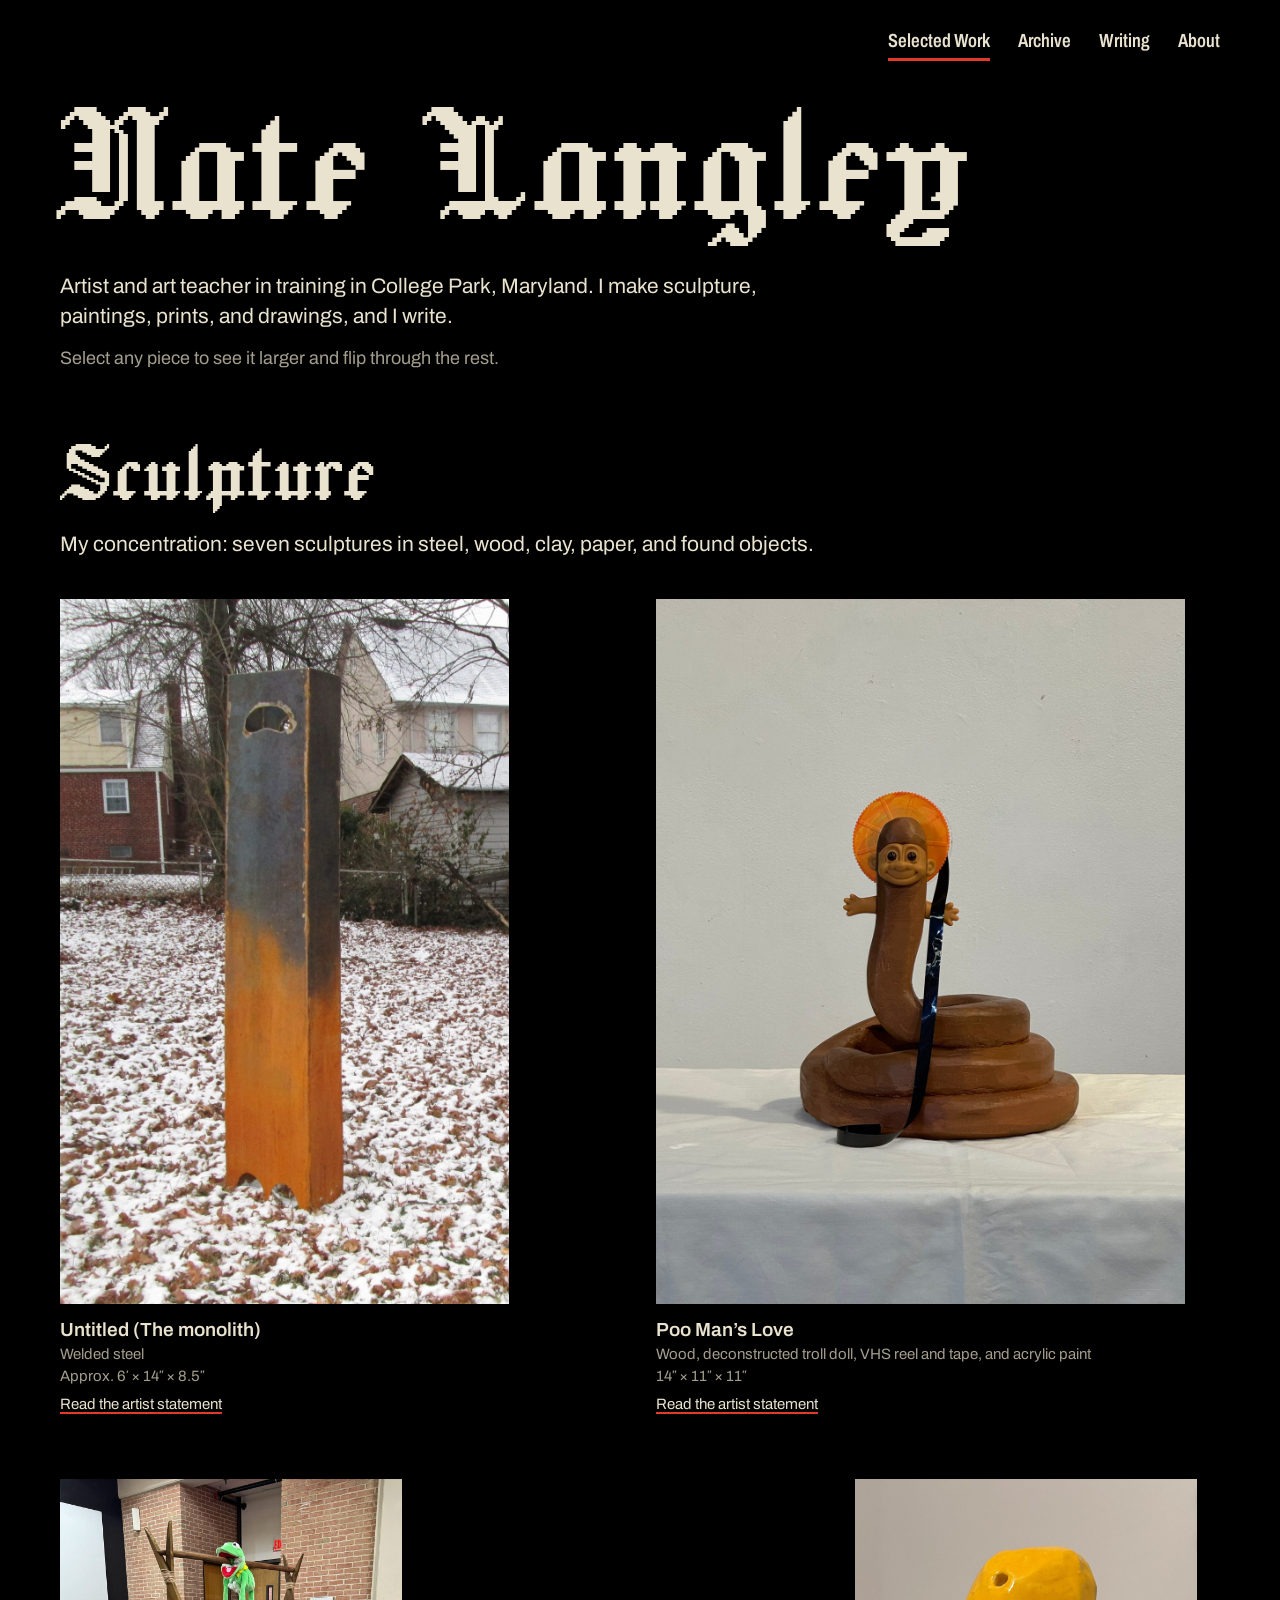
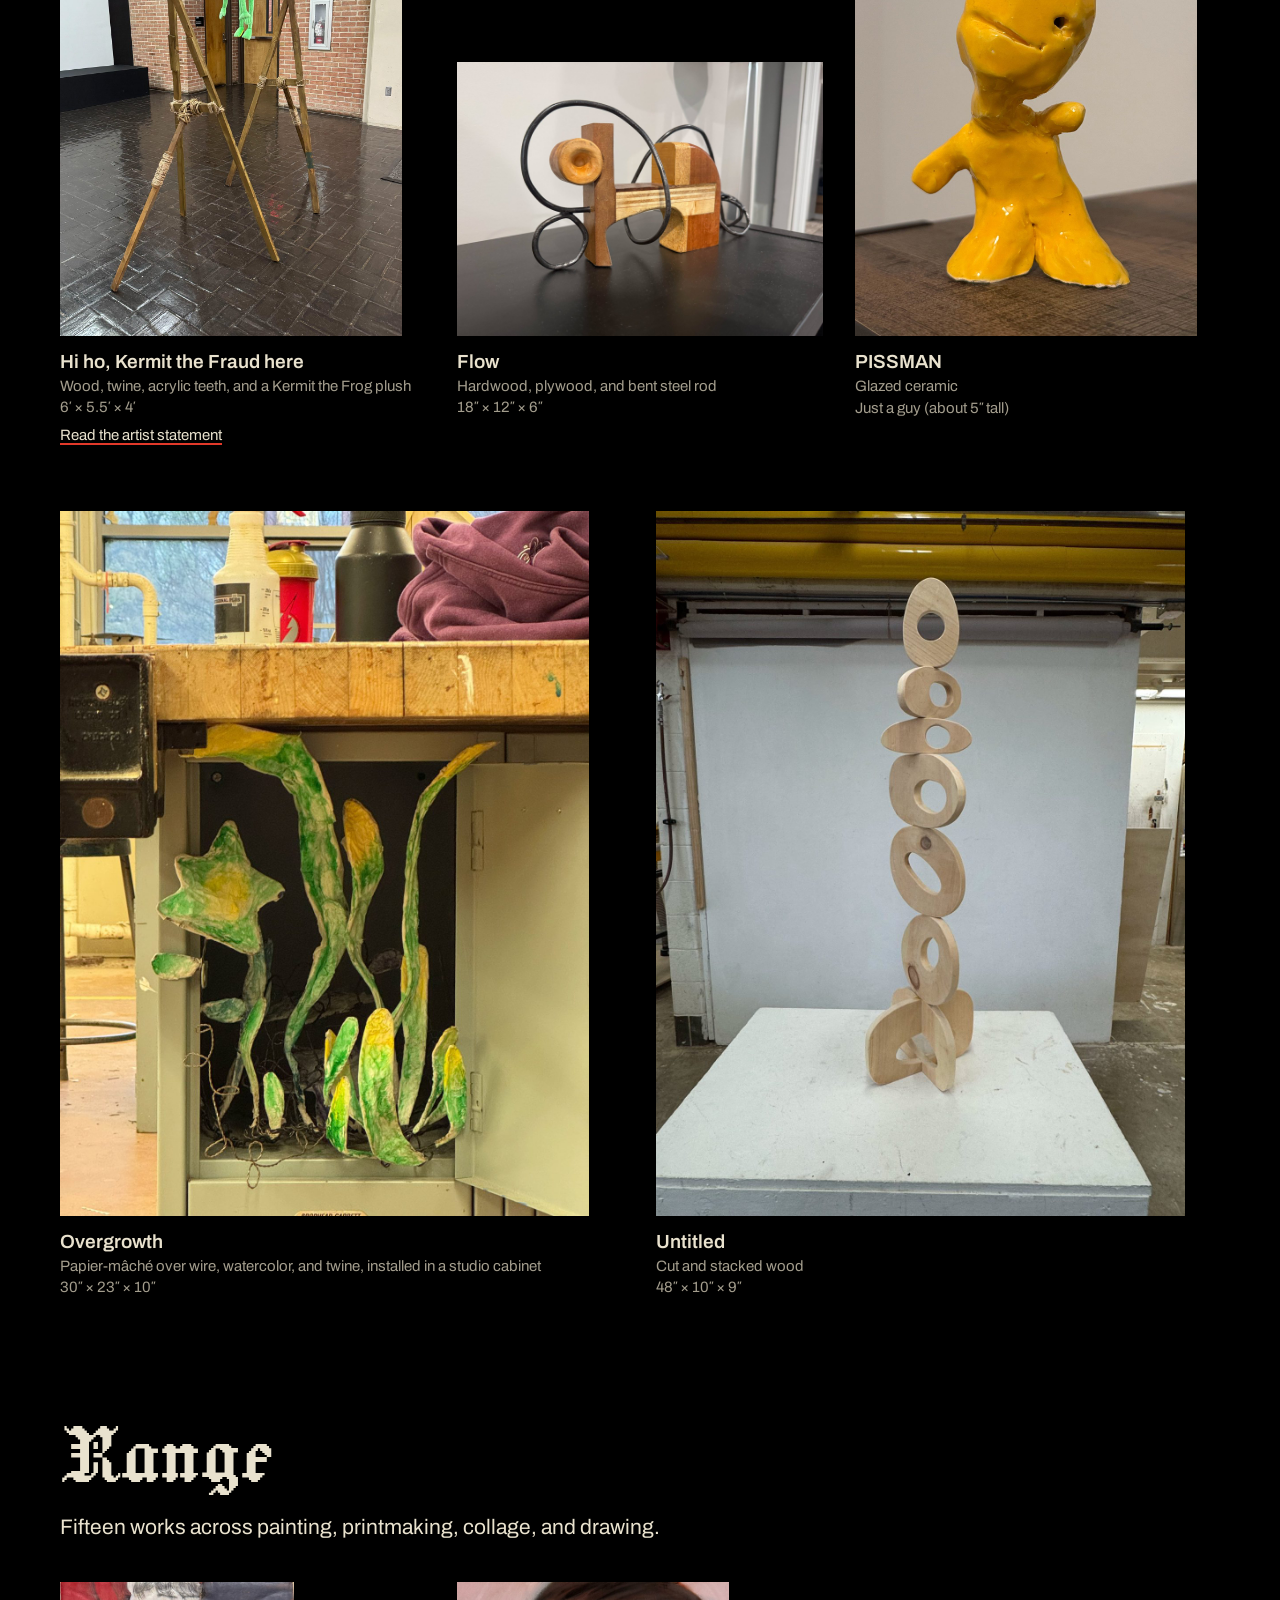
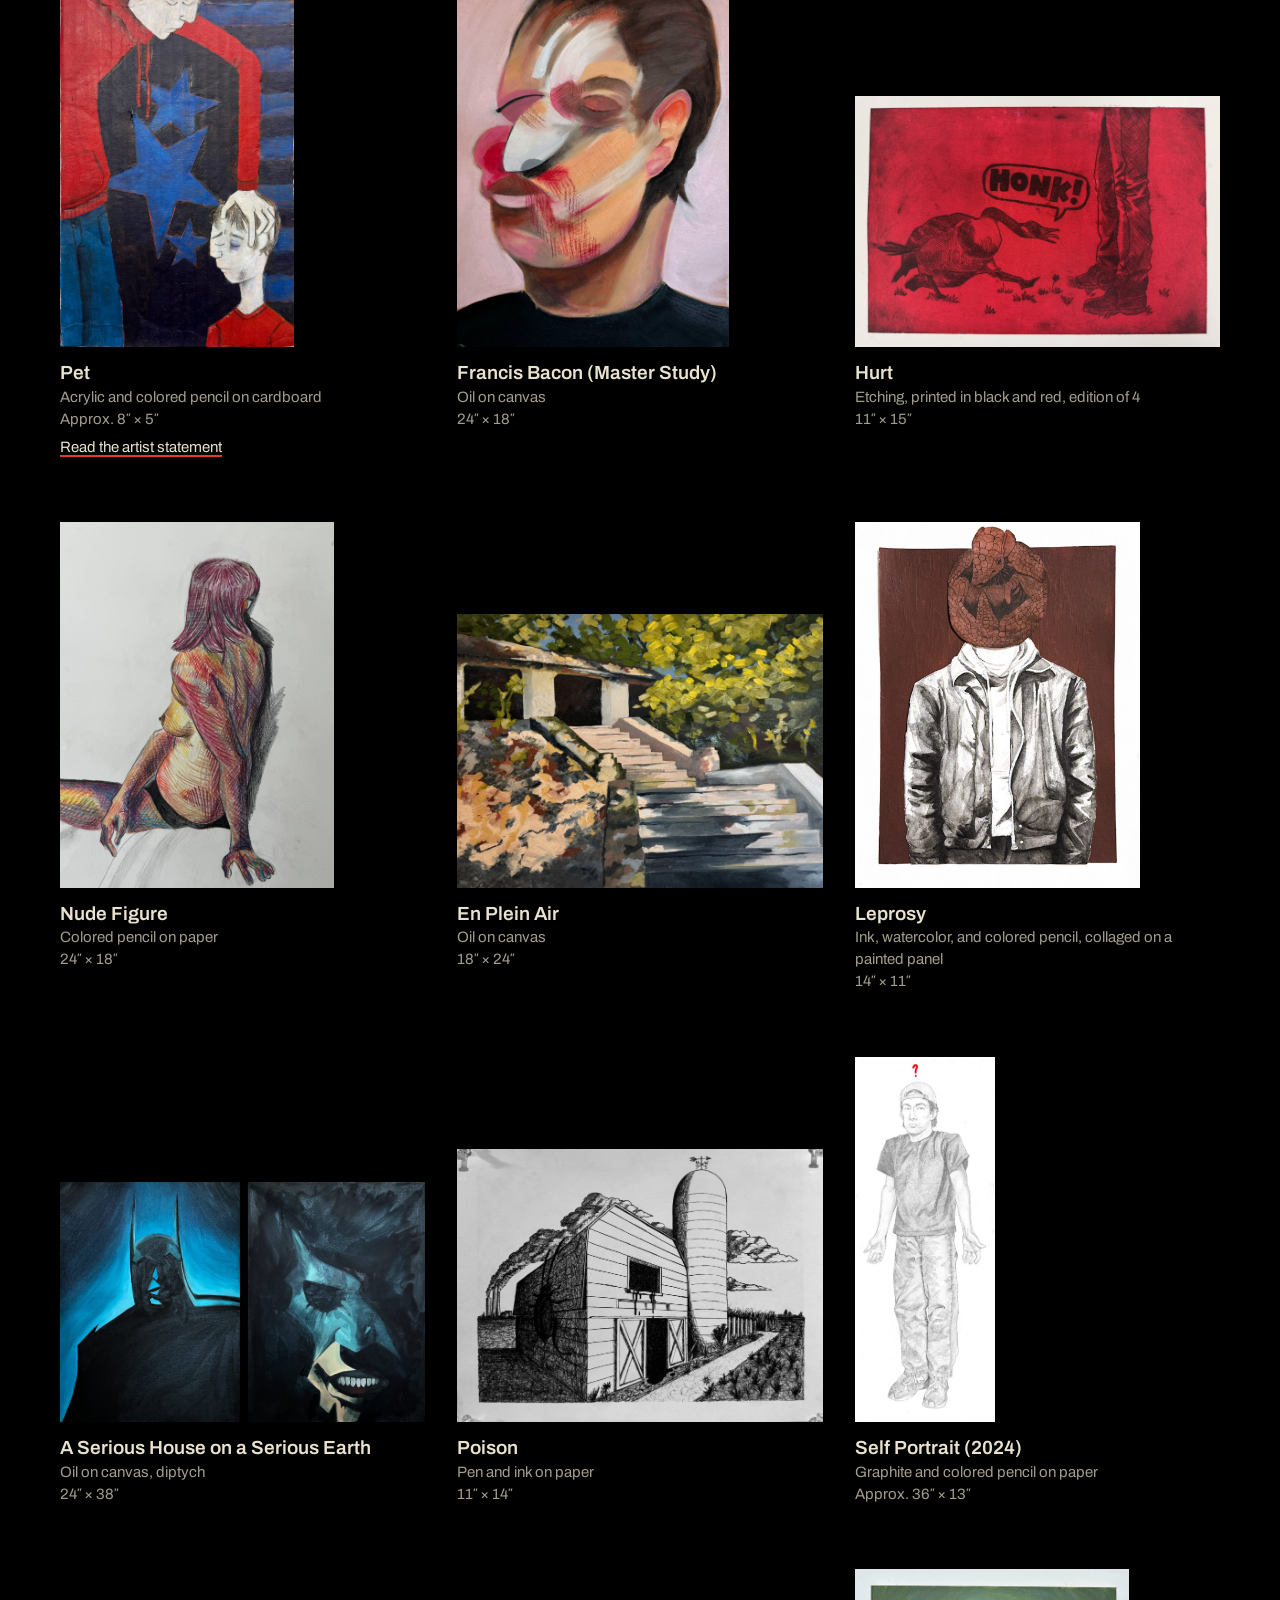
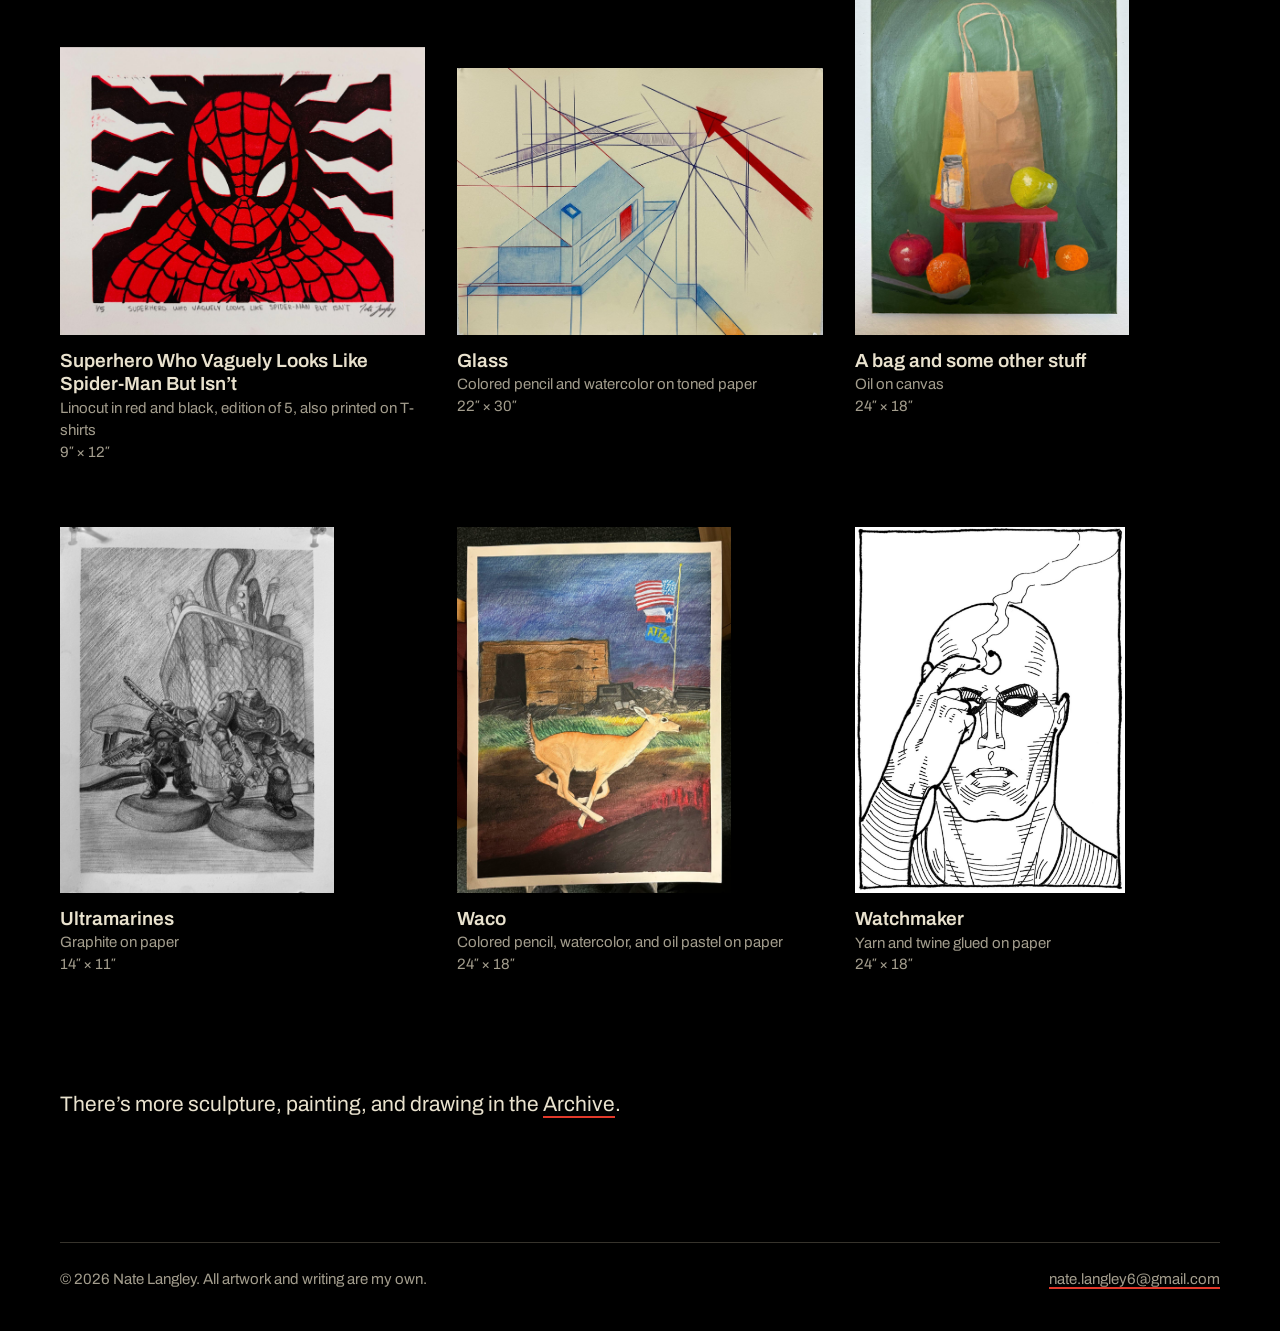
<file: index.html>
<!DOCTYPE html>
<html lang="en">
<head>
<meta charset="utf-8">
<meta name="viewport" content="width=device-width, initial-scale=1">
<title>Nate Langley</title>
<meta name="description" content="The art portfolio of Nate Langley, an artist and art teacher in training in College Park, Maryland: sculpture, painting, printmaking, and drawing.">
<link rel="stylesheet" href="style.css">
<!--
  HOW THIS SITE IS PUT TOGETHER
  * index.html (this page) is Selected Work: the sculpture concentration
    first, then the range of other media. archive.html holds everything else.
  * Each piece is one <figure class="work"> … </figure> block. To change a
    title, medium, or size, edit the text inside its <figcaption>.
  * Sizes still to fill in say "Size needed". Replace that phrase with the
    size, and delete class="todo" from that line.
  * To add a piece: put the photo next to these files, copy a whole
    <figure> block, paste it where you want it, and change the file name,
    alt text (a short description for people who can't see the image),
    title, and details. Extra photos of the same piece go in data-more,
    written as file.jpg|description, separated by semicolons.
  * A piece with an artist statement opens in the viewer like the rest,
    with a link to its own page (for example href="kermit.html"). Its
    photo goes in data-full.
  * Colors and fonts live in style.css. The pop-up viewer lives in
    viewer.js, and the back button and the hidden knight live in site.js.
  * Keep every file in the same folder, with no subfolders, when you upload.
-->
</head>
<body>
<a class="skip" href="#main">Skip to content</a>

<header class="wrap top top-home">
  <nav aria-label="Main">
    <ul class="nav">
      <li><a href="index.html" aria-current="page">Selected Work</a></li>
      <li><a href="archive.html">Archive</a></li>
      <li><a href="writing.html">Writing</a></li>
      <li><a href="about.html">About</a></li>
    </ul>
  </nav>
</header>

<main id="main" class="wrap">
  <div class="mast">
    <h1>Nate Langley</h1>
    <p>Artist and art teacher in training in College Park, Maryland. I make sculpture, paintings, prints, and drawings, and I write.</p>
    <p>Select any piece to see it larger and flip through the rest.</p>
  </div>

  <section class="set" id="sculpture" aria-labelledby="sculpture-h">
    <div class="set-head">
      <h2 id="sculpture-h">Sculpture</h2>
      <p>My concentration: seven sculptures in steel, wood, clay, paper, and found objects.</p>
    </div>
  <div class="gallery gallery-feature">
    <figure class="work big" id="monolith">
      <a class="work-pic" href="monolith.html" data-full="monolith-snow.jpg" data-statement data-more="monolith-scale.jpg|The same column freshly welded, standing beside the artist, who is exactly its height.">
        <img src="monolith-snow.jpg" width="1019" height="1600" loading="lazy" alt="A tall square steel column standing in a snowy yard, rusted bright orange on its lower half, with a viewing hole cut near the top.">
      </a>
      <figcaption>
        <h3>Untitled (The monolith)</h3>
        <p>Welded steel</p>
        <p>Approx. 6′ × 14″ × 8.5″</p>
        <p class="statement-link"><a href="monolith.html">Read the artist statement</a></p>
      </figcaption>
    </figure>
    <figure class="work big" id="poo-mans-love">
      <a class="work-pic" href="poo-mans-love.html" data-full="poo-mans-love.jpg" data-statement>
        <img src="poo-mans-love.jpg" width="1200" height="1600" loading="lazy" alt="A brown coiled creature with a troll doll’s smiling face and open arms, an orange VHS reel behind its head like a halo, and a strip of videotape hanging down to the table.">
      </a>
      <figcaption>
        <h3>Poo Man’s Love</h3>
        <p>Wood, deconstructed troll doll, VHS reel and tape, and acrylic paint</p>
        <p>14″ × 11″ × 11″</p>
        <p class="statement-link"><a href="poo-mans-love.html">Read the artist statement</a></p>
      </figcaption>
    </figure>
    <figure class="work" id="kermit">
      <a class="work-pic" href="kermit.html" data-full="kermit-1.jpg" data-statement data-more="kermit-2.jpg|The same sculpture seen from the front, standing in a gallery hallway.">
        <img src="kermit-1.jpg" width="1200" height="1600" loading="lazy" alt="Two tall A-frames of wooden poles lashed together with twine hold up a crossbar. A Kermit the Frog plush with added teeth is impaled through the mouth on the crossbar, his stomach cut open.">
      </a>
      <figcaption>
        <h3>Hi ho, Kermit the Fraud here</h3>
        <p>Wood, twine, acrylic teeth, and a Kermit the Frog plush</p>
        <p>6′ × 5.5′ × 4′</p>
        <p class="statement-link"><a href="kermit.html">Read the artist statement</a></p>
      </figcaption>
    </figure>
    <figure class="work" id="flow">
      <a class="work-pic" href="flow-1.jpg" data-more="flow-2.jpg|The same sculpture seen from the other side.">
        <img src="flow-1.jpg" width="1600" height="1200" loading="lazy" alt="A small sculpture of interlocking blocks of reddish hardwood and layered plywood, with a looping black steel rod winding around and through them.">
      </a>
      <figcaption>
        <h3>Flow</h3>
        <p>Hardwood, plywood, and bent steel rod</p>
        <p>18″ × 12″ × 6″</p>
      </figcaption>
    </figure>
    <figure class="work" id="pissman">
      <a class="work-pic" href="pissman.jpg">
        <img src="pissman.jpg" width="1200" height="1600" loading="lazy" alt="A lumpy ceramic figure glazed bright yellow, with two holes for eyes, a wide mouth, and stubby arms.">
      </a>
      <figcaption>
        <h3>PISSMAN</h3>
        <p>Glazed ceramic</p>
        <p>Just a guy (about 5″ tall)</p>
      </figcaption>
    </figure>
    <figure class="work big" id="overgrowth">
      <a class="work-pic" href="overgrowth.jpg">
        <img src="overgrowth.jpg" width="1200" height="1600" loading="lazy" alt="Green and yellow papier-mâché leaves and stems on wire, growing out of an open metal cabinet under a studio workbench.">
      </a>
      <figcaption>
        <h3>Overgrowth</h3>
        <p>Papier-mâché over wire, watercolor, and twine, installed in a studio cabinet</p>
        <p>30″ × 23″ × 10″</p>
      </figcaption>
    </figure>
    <figure class="work big" id="untitled-wood">
      <a class="work-pic" href="untitled-wood.jpg">
        <img src="untitled-wood.jpg" width="1200" height="1600" loading="lazy" alt="A tall stack of rounded wooden shapes, each with a hole cut through it, balanced on a white plinth.">
      </a>
      <figcaption>
        <h3>Untitled</h3>
        <p>Cut and stacked wood</p>
        <p>48″ × 10″ × 9″</p>
      </figcaption>
    </figure>
  </div>
  </section>

  <section class="set" id="range" aria-labelledby="range-h">
    <div class="set-head">
      <h2 id="range-h">Range</h2>
      <p>Fifteen works across painting, printmaking, collage, and drawing.</p>
    </div>
  <div class="gallery">
    <figure class="work" id="pet">
      <a class="work-pic" href="pet.html" data-full="pet.jpg" data-statement>
        <img src="pet.jpg" width="1026" height="1600" loading="lazy" alt="A painting in red, blue, and black of a large figure in a starred hoodie resting a hand on the head of a smaller figure whose eyes are closed.">
      </a>
      <figcaption>
        <h3>Pet</h3>
        <p>Acrylic and colored pencil on cardboard</p>
        <p>Approx. 8″ × 5″</p>
        <p class="statement-link"><a href="pet.html">Read the artist statement</a></p>
      </figcaption>
    </figure>
    <figure class="work" id="bacon-study">
      <a class="work-pic" href="bacon-study.jpg">
        <img src="bacon-study.jpg" width="1191" height="1600" loading="lazy" alt="A portrait in the style of Francis Bacon: a man’s face smeared and twisted with streaks of pink, white, and red against a pale pink background.">
      </a>
      <figcaption>
        <h3>Francis Bacon (Master Study)</h3>
        <p>Oil on canvas</p>
        <p>24″ × 18″</p>
      </figcaption>
    </figure>
    <figure class="work" id="hurt">
      <a class="work-pic" href="hurt.jpg" data-more="hurt-editions.jpg|Four prints of the same etching laid out on a table, in black, in red, and in black with a red speech bubble.">
        <img src="hurt.jpg" width="1600" height="1099" loading="lazy" alt="An etching printed on red of a goose honking at a pair of legs in jeans and boots, with a speech bubble that says HONK!">
      </a>
      <figcaption>
        <h3>Hurt</h3>
        <p>Etching, printed in black and red, edition of 4</p>
        <p>11″ × 15″</p>
      </figcaption>
    </figure>
    <figure class="work" id="nude-figure">
      <a class="work-pic" href="figure.jpg">
        <img src="figure.jpg" width="1200" height="1600" loading="lazy" alt="A colored pencil drawing of a seated nude woman seen from behind, with magenta hair and crosshatched skin in red, yellow, and blue.">
      </a>
      <figcaption>
        <h3>Nude Figure</h3>
        <p>Colored pencil on paper</p>
        <p>24″ × 18″</p>
      </figcaption>
    </figure>
    <figure class="work" id="en-plein-air">
      <a class="work-pic" href="au-plein-air.jpg">
        <img src="au-plein-air.jpg" width="1600" height="1200" loading="lazy" alt="A plein air oil painting of stone steps leading up to an old building, with dappled sunlight and yellow-green leaves.">
      </a>
      <figcaption>
        <h3>En Plein Air</h3>
        <p>Oil on canvas</p>
        <p>18″ × 24″</p>
      </figcaption>
    </figure>
    <figure class="work" id="leprosy">
      <a class="work-pic" href="leprosy.jpg">
        <img src="leprosy.jpg" width="967" height="1240" loading="lazy" alt="A collage of a figure in a jacket and hoodie, drawn in gray ink wash, whose head is a curled-up armadillo, against a dark red painted background.">
      </a>
      <figcaption>
        <h3>Leprosy</h3>
        <p>Ink, watercolor, and colored pencil, collaged on a painted panel</p>
        <p>14″ × 11″</p>
      </figcaption>
    </figure>
    <figure class="work" id="serious-house">
      <a class="work-pic" href="serious-diptych.jpg" data-more="serious-house.jpg|Left panel: Batman’s silhouette, cape, and pointed ears, against a bright blue light.;serious-earth.jpg|Right panel: the Joker’s face, mostly in shadow, with a wide grin.">
        <img src="serious-diptych.jpg" width="1829" height="1200" loading="lazy" alt="Two dark paintings side by side: Batman’s silhouette against a bright blue light, and the Joker’s grinning face in shadow.">
      </a>
      <figcaption>
        <h3>A Serious House on a Serious Earth</h3>
        <p>Oil on canvas, diptych</p>
        <p>24″ × 38″</p>
      </figcaption>
    </figure>
    <figure class="work" id="poison">
      <a class="work-pic" href="poison.jpg">
        <img src="poison.jpg" width="1600" height="1195" loading="lazy" alt="A pen and ink drawing in perspective of a barn and silo, with factory smokestacks behind it and the shadow of a large spider on the barn wall.">
      </a>
      <figcaption>
        <h3>Poison</h3>
        <p>Pen and ink on paper</p>
        <p>11″ × 14″</p>
      </figcaption>
    </figure>
    <figure class="work" id="self-portrait-2024">
      <a class="work-pic" href="self-portrait-2024.jpg">
        <img src="self-portrait-2024.jpg" width="615" height="1600" loading="lazy" alt="A full-length graphite drawing of the artist in a backwards cap and T-shirt, shrugging, with a small red question mark above his head.">
      </a>
      <figcaption>
        <h3>Self Portrait (2024)</h3>
        <p>Graphite and colored pencil on paper</p>
        <p>Approx. 36″ × 13″</p>
      </figcaption>
    </figure>
    <figure class="work" id="superhero">
      <a class="work-pic" href="superhero.jpg" data-more="superhero-shirts.jpg|The same design printed on three T-shirts, one in red and black on white and two in black on gray.">
        <img src="superhero.jpg" width="1600" height="1258" loading="lazy" alt="A red and black linocut of a masked superhero in a web-patterned suit, with jagged black shapes radiating out behind him.">
      </a>
      <figcaption>
        <h3>Superhero Who Vaguely Looks Like Spider-Man But Isn’t</h3>
        <p>Linocut in red and black, edition of 5, also printed on T-shirts</p>
        <p>9″ × 12″</p>
      </figcaption>
    </figure>
    <figure class="work" id="glass">
      <a class="work-pic" href="glass.jpg">
        <img src="glass.jpg" width="1600" height="1166" loading="lazy" alt="A perspective drawing of a glass house on stilts in blue pencil and wash, crossed by long ruled lines and a large red arrow.">
      </a>
      <figcaption>
        <h3>Glass</h3>
        <p>Colored pencil and watercolor on toned paper</p>
        <p>22″ × 30″</p>
      </figcaption>
    </figure>
    <figure class="work" id="a-bag">
      <a class="work-pic" href="bag-still-life.jpg">
        <img src="bag-still-life.jpg" width="1200" height="1600" loading="lazy" alt="A still life painting of a paper bag, salt shaker, and pear on a red stool, with an apple, two oranges, and a spoon on a green table.">
      </a>
      <figcaption>
        <h3>A bag and some other stuff</h3>
        <p>Oil on canvas</p>
        <p>24″ × 18″</p>
      </figcaption>
    </figure>
    <figure class="work" id="ultramarines">
      <a class="work-pic" href="ultramarines.jpg">
        <img src="ultramarines.jpg" width="1201" height="1600" loading="lazy" alt="A graphite drawing of two armored Warhammer miniatures standing in front of a mesh cup full of brushes and pens.">
      </a>
      <figcaption>
        <h3>Ultramarines</h3>
        <p>Graphite on paper</p>
        <p>14″ × 11″</p>
      </figcaption>
    </figure>
    <figure class="work" id="waco">
      <a class="work-pic" href="waco.jpg">
        <img src="waco.jpg" width="1200" height="1600" loading="lazy" alt="A drawing of a deer running across dark red ground past a ruined building, under a flagpole flying the U.S. flag, the Texas flag, and an ATF flag.">
      </a>
      <figcaption>
        <h3>Waco</h3>
        <p>Colored pencil, watercolor, and oil pastel on paper</p>
        <p>24″ × 18″</p>
      </figcaption>
    </figure>
    <figure class="work" id="watchmaker">
      <a class="work-pic" href="watchmaker.jpg">
        <img src="watchmaker.jpg" width="948" height="1280" loading="lazy" alt="A comic-style portrait made of black yarn and twine glued on paper: a bald, masked man rubbing his eye while smoke rises from his forehead.">
      </a>
      <figcaption>
        <h3>Watchmaker</h3>
        <p>Yarn and twine glued on paper</p>
        <p>24″ × 18″</p>
      </figcaption>
    </figure>
  </div>
  </section>

  <p class="more-note">There’s more sculpture, painting, and drawing in the <a href="archive.html">Archive</a>.</p>
</main>

<footer class="wrap foot">
  <p>&copy; 2026 Nate Langley. All artwork and writing are my own.</p>
  <p><a href="mailto:nate.langley6@gmail.com">nate.langley6@gmail.com</a></p>
</footer>
<script src="site.js"></script>

<dialog class="viewer" id="viewer" aria-label="Artwork viewer">
  <div class="viewer-pics"></div>
  <div class="viewer-info">
    <div class="viewer-caption"></div>
    <div class="viewer-controls">
      <p class="viewer-count"></p>
      <div class="viewer-buttons">
        <button type="button" data-go="-1">Previous</button>
        <button type="button" data-go="1">Next</button>
        <button type="button" data-close>Close</button>
      </div>
    </div>
  </div>
</dialog>
<script src="viewer.js"></script>
</body>
</html>
</file>
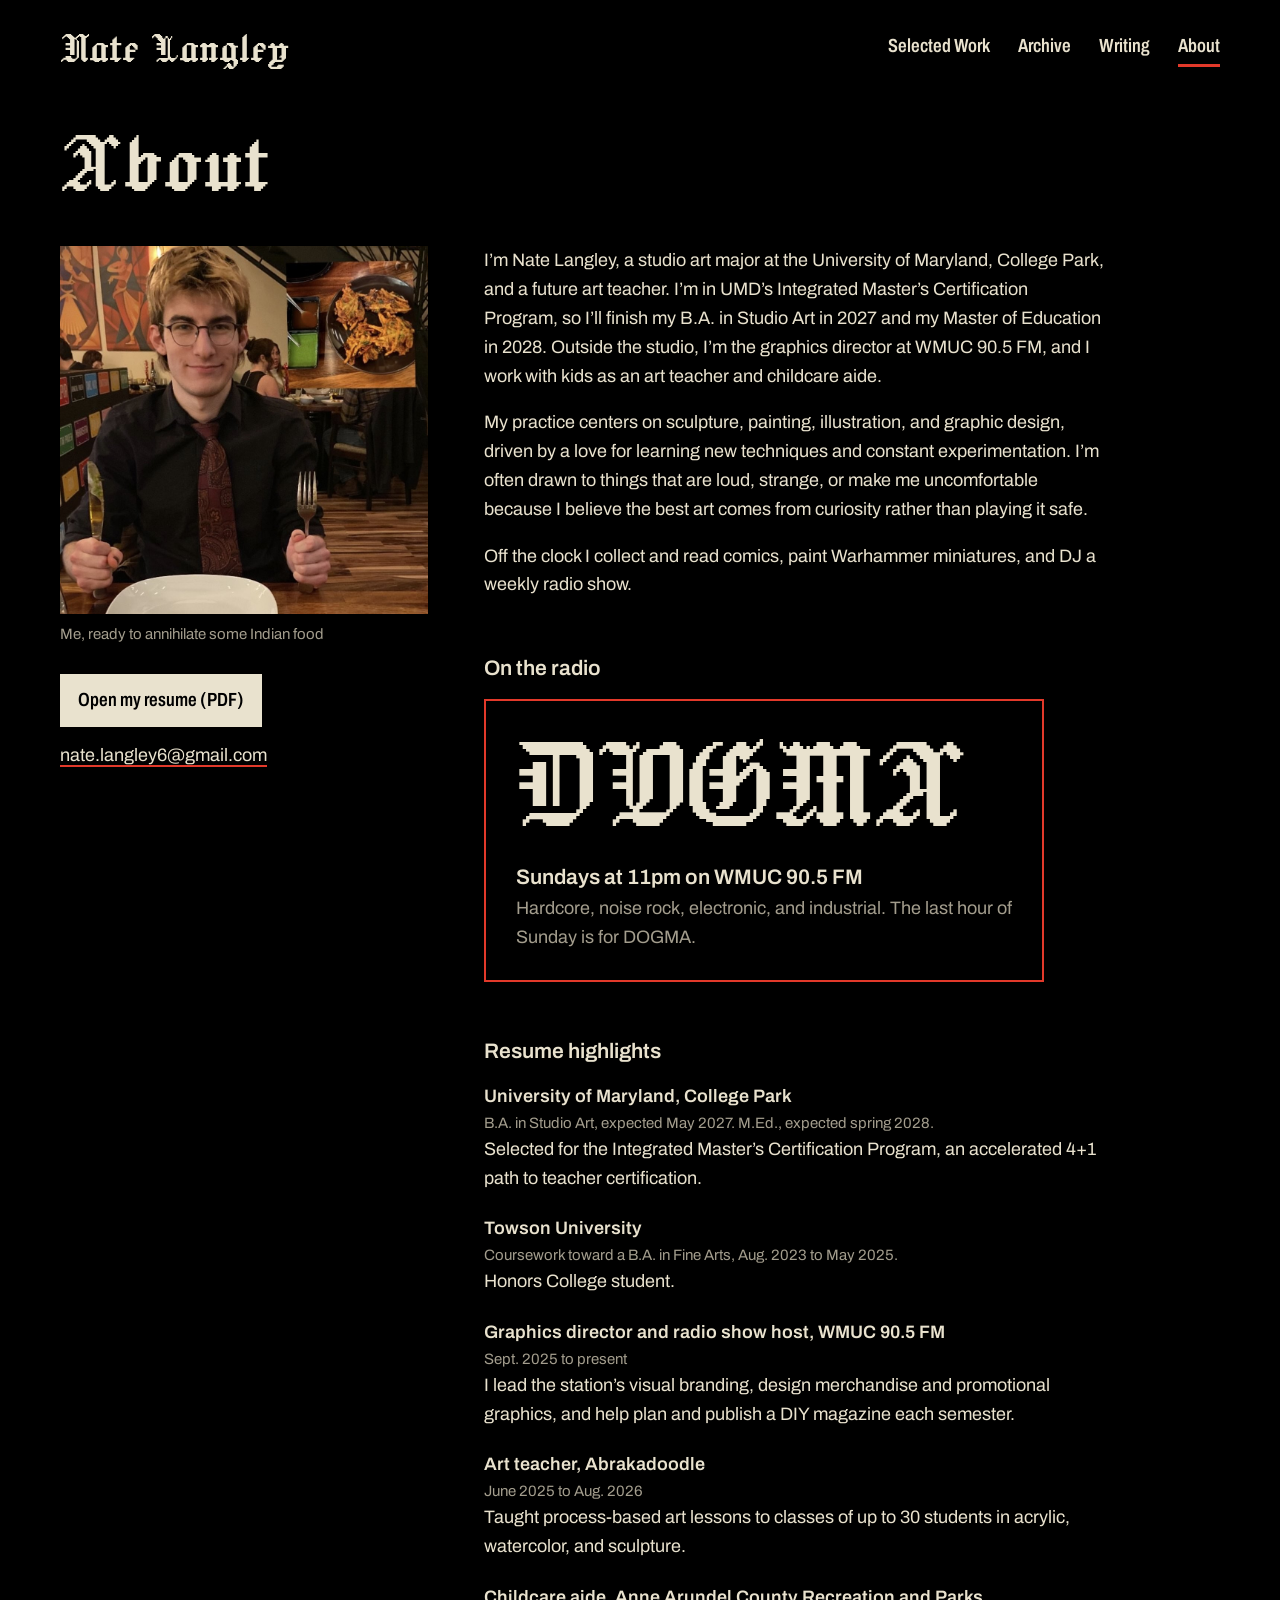
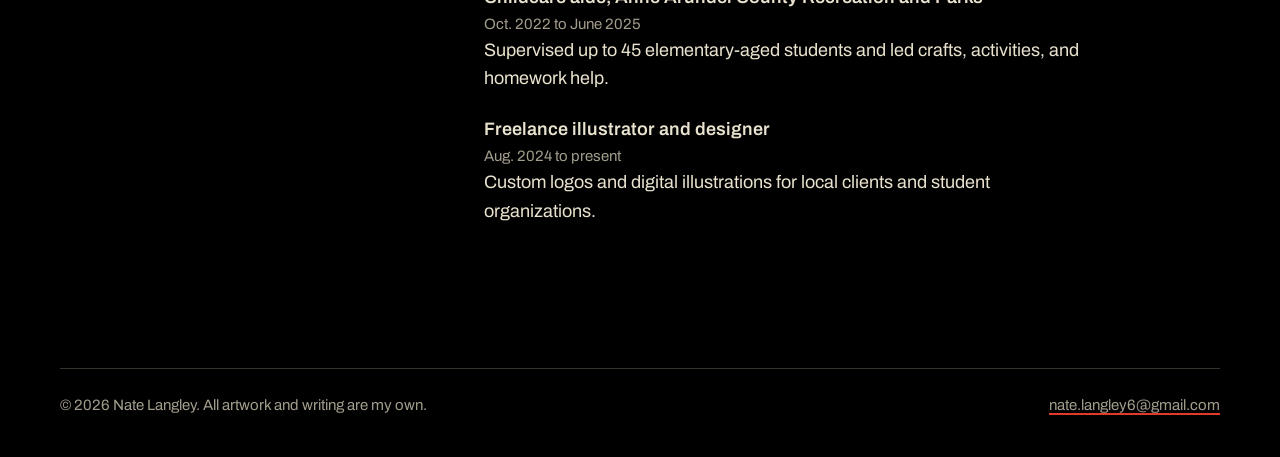
<file: about.html>
<!DOCTYPE html>
<html lang="en">
<head>
<meta charset="utf-8">
<meta name="viewport" content="width=device-width, initial-scale=1">
<title>About | Nate Langley</title>
<meta name="description" content="About Nate Langley: studio art at the University of Maryland, teaching, WMUC radio, and contact information.">
<link rel="stylesheet" href="style.css">
</head>
<body>
<a class="skip" href="#main">Skip to content</a>

<header class="wrap top">
  <a class="home-link" href="index.html">Nate Langley</a>
  <nav aria-label="Main">
    <ul class="nav">
      <li><a href="index.html">Selected Work</a></li>
      <li><a href="archive.html">Archive</a></li>
      <li><a href="writing.html">Writing</a></li>
      <li><a href="about.html" aria-current="page">About</a></li>
    </ul>
  </nav>
</header>

<main id="main" class="wrap">
  <h1 class="title">About</h1>

  <div class="about">
    <div class="about-side">
      <figure>
        <img src="nate.jpg" width="991" height="991" alt="Nate sitting at a restaurant table in a black shirt and paisley tie, holding a knife and fork upright over an empty plate. A photo of a plate of pakoras is pasted into the corner.">
        <figcaption>Me, ready to annihilate some Indian food</figcaption>
      </figure>
      <ul class="reach">
        <li><a class="button" href="Langley_Nathanael_Resume.pdf" target="_blank" rel="noopener">Open my resume (PDF)</a></li>
        <li><a href="mailto:nate.langley6@gmail.com">nate.langley6@gmail.com</a></li>
      </ul>
    </div>

    <div>
      <div class="prose">
        <p>I’m Nate Langley, a studio art major at the University of Maryland, College Park, and a future art teacher. I’m in UMD’s Integrated Master’s Certification Program, so I’ll finish my B.A. in Studio Art in 2027 and my Master of Education in 2028. Outside the studio, I’m the graphics director at WMUC 90.5 FM, and I work with kids as an art teacher and childcare aide.</p>
        <p>My practice centers on sculpture, painting, illustration, and graphic design, driven by a love for learning new techniques and constant experimentation. I’m often drawn to things that are loud, strange, or make me uncomfortable because I believe the best art comes from curiosity rather than playing it safe.</p>
        <p>Off the clock I collect and read comics, paint Warhammer miniatures, and DJ a weekly radio show.</p>
      </div>

      <h2>On the radio</h2>
      <div class="dogma">
        <p class="dogma-name">DOGMA</p>
        <p class="when">Sundays at 11pm on WMUC 90.5 FM</p>
        <p class="what">Hardcore, noise rock, electronic, and industrial. The last hour of Sunday is for DOGMA.</p>
      </div>

      <h2>Resume highlights</h2>
      <ul class="cv">
        <li><b>University of Maryland, College Park</b><span>B.A. in Studio Art, expected May 2027. M.Ed., expected spring 2028.</span>Selected for the Integrated Master’s Certification Program, an accelerated 4+1 path to teacher certification.</li>
        <li><b>Towson University</b><span>Coursework toward a B.A. in Fine Arts, Aug. 2023 to May 2025.</span>Honors College student.</li>
        <li><b>Graphics director and radio show host, WMUC 90.5 FM</b><span>Sept. 2025 to present</span>I lead the station’s visual branding, design merchandise and promotional graphics, and help plan and publish a DIY magazine each semester.</li>
        <li><b>Art teacher, Abrakadoodle</b><span>June 2025 to Aug. 2026</span>Taught process-based art lessons to classes of up to 30 students in acrylic, watercolor, and sculpture.</li>
        <li><b>Childcare aide, Anne Arundel County Recreation and Parks</b><span>Oct. 2022 to June 2025</span>Supervised up to 45 elementary-aged students and led crafts, activities, and homework help.</li>
        <li><b>Freelance illustrator and designer</b><span>Aug. 2024 to present</span>Custom logos and digital illustrations for local clients and student organizations.</li>
      </ul>
    </div>
  </div>
</main>

<footer class="wrap foot">
  <p>&copy; 2026 Nate Langley. All artwork and writing are my own.</p>
  <p><a href="mailto:nate.langley6@gmail.com">nate.langley6@gmail.com</a></p>
</footer>
<script src="site.js"></script>
</body>
</html>
</file>
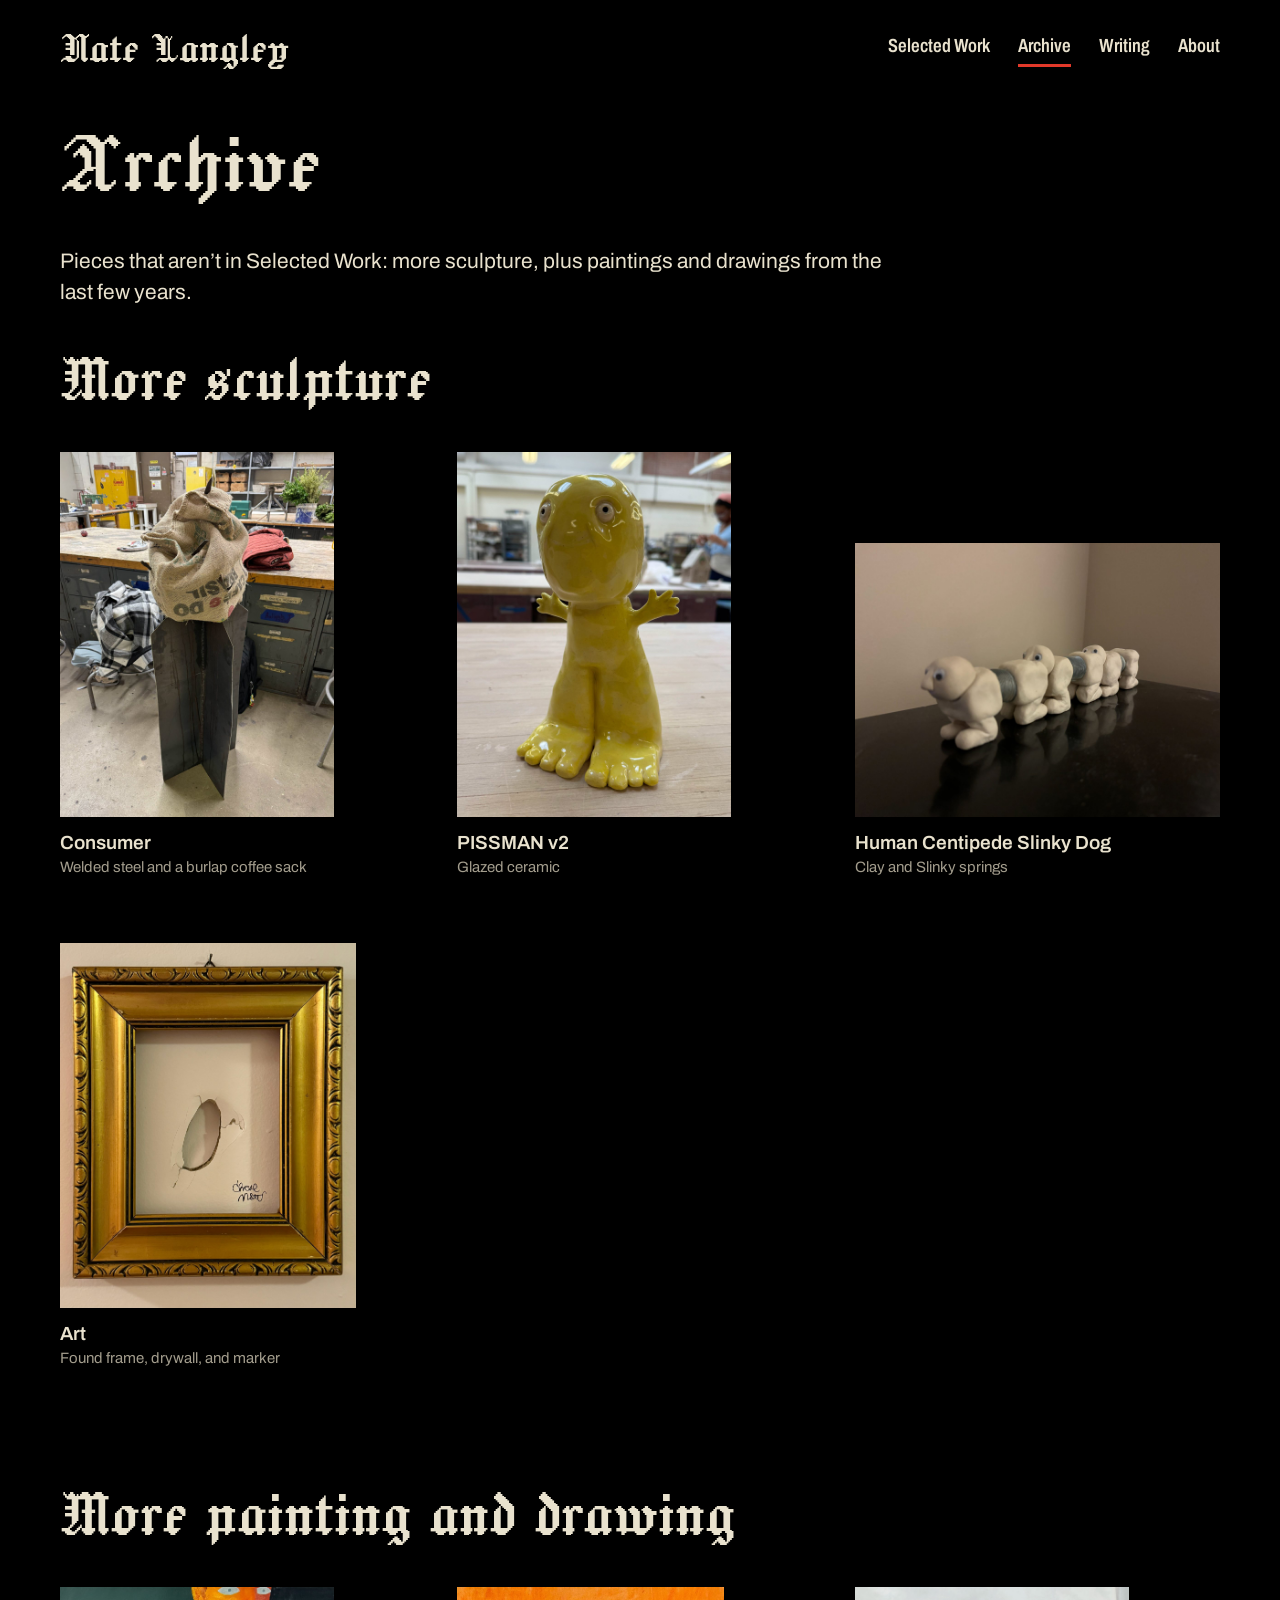
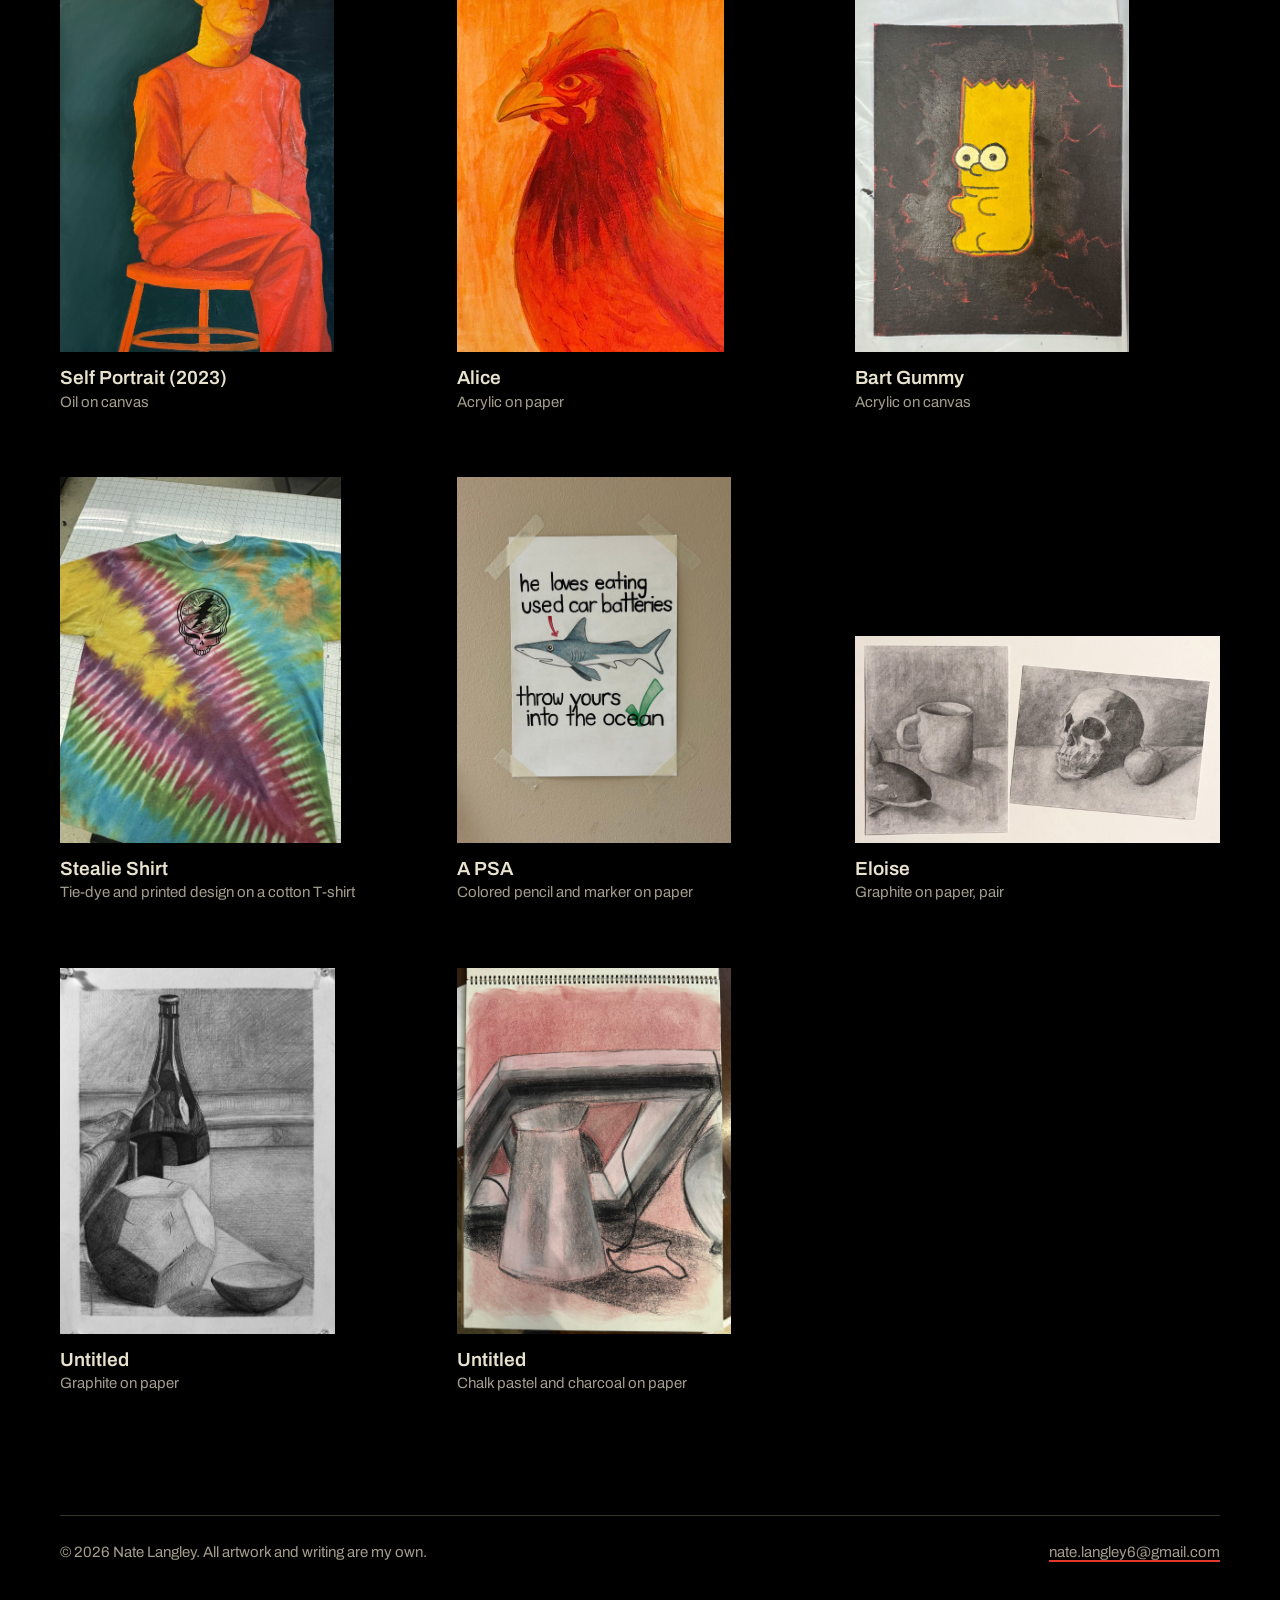
<file: archive.html>
<!DOCTYPE html>
<html lang="en">
<head>
<meta charset="utf-8">
<meta name="viewport" content="width=device-width, initial-scale=1">
<title>Archive | Nate Langley</title>
<meta name="description" content="More sculpture, painting, and drawing by Nate Langley.">
<link rel="stylesheet" href="style.css">
</head>
<body>
<a class="skip" href="#main">Skip to content</a>

<header class="wrap top">
  <a class="home-link" href="index.html">Nate Langley</a>
  <nav aria-label="Main">
    <ul class="nav">
      <li><a href="index.html">Selected Work</a></li>
      <li><a href="archive.html" aria-current="page">Archive</a></li>
      <li><a href="writing.html">Writing</a></li>
      <li><a href="about.html">About</a></li>
    </ul>
  </nav>
</header>

<main id="main" class="wrap">
  <h1 class="title">Archive</h1>
  <p class="intro">Pieces that aren’t in Selected Work: more sculpture, plus paintings and drawings from the last few years.</p>

  <section class="set" aria-labelledby="more-s-h">
    <div class="set-head"><h2 id="more-s-h">More sculpture</h2></div>
  <div class="gallery">
    <figure class="work" id="consumer">
      <a class="work-pic" href="consumer.jpg" data-more="consumer-outdoors.jpg|The same sculpture outdoors, next to Untitled (The monolith).">
        <img src="consumer.jpg" width="1200" height="1600" loading="lazy" alt="A burlap coffee sack with metal spikes poking through it, sitting on a welded steel stand with angled fins.">
      </a>
      <figcaption>
        <h3>Consumer</h3>
        <p>Welded steel and a burlap coffee sack</p>
      </figcaption>
    </figure>
    <figure class="work" id="pissman-v2">
      <a class="work-pic" href="pissman-v2.jpg" data-more="pissman-v2-unfired.jpg|The same figure in unfired clay, seen from the front and from behind.">
        <img src="pissman-v2.jpg" width="1200" height="1600" loading="lazy" alt="A yellow-glazed ceramic figure with big round eyes, small open arms, and large bare feet.">
      </a>
      <figcaption>
        <h3>PISSMAN v2</h3>
        <p>Glazed ceramic</p>
      </figcaption>
    </figure>
    <figure class="work" id="slinky-dog">
      <a class="work-pic" href="slinky-dog.jpg">
        <img src="slinky-dog.jpg" width="1600" height="1200" loading="lazy" alt="Three clay figures on all fours, joined end to end by metal Slinky springs like a toy dog.">
      </a>
      <figcaption>
        <h3>Human Centipede Slinky Dog</h3>
        <p>Clay and Slinky springs</p>
      </figcaption>
    </figure>
    <figure class="work" id="art">
      <a class="work-pic" href="art.jpg">
        <img src="art.jpg" width="1295" height="1600" loading="lazy" alt="An ornate gold frame hanging around a hole punched through the wall, signed in marker.">
      </a>
      <figcaption>
        <h3>Art</h3>
        <p>Found frame, drywall, and marker</p>
      </figcaption>
    </figure>
  </div>
  </section>

  <section class="set" aria-labelledby="more-p-h">
    <div class="set-head"><h2 id="more-p-h">More painting and drawing</h2></div>
  <div class="gallery">
    <figure class="work" id="self-portrait-2023">
      <a class="work-pic" href="self-portrait-2023.jpg">
        <img src="self-portrait-2023.jpg" width="1198" height="1600" loading="lazy" alt="A painting of the artist seated on a stool, painted almost entirely in hot orange and red against a dark teal background.">
      </a>
      <figcaption>
        <h3>Self Portrait (2023)</h3>
        <p>Oil on canvas</p>
      </figcaption>
    </figure>
    <figure class="work" id="alice">
      <a class="work-pic" href="alice.jpg">
        <img src="alice.jpg" width="827" height="1132" loading="lazy" alt="A painting of a hen in fiery reds and oranges against an orange background.">
      </a>
      <figcaption>
        <h3>Alice</h3>
        <p>Acrylic on paper</p>
      </figcaption>
    </figure>
    <figure class="work" id="bart-gummy">
      <a class="work-pic" href="bart-gummy.jpg">
        <img src="bart-gummy.jpg" width="1200" height="1600" loading="lazy" alt="A painting of a yellow gummy candy shaped like Bart Simpson’s head on a cracked black and red background.">
      </a>
      <figcaption>
        <h3>Bart Gummy</h3>
        <p>Acrylic on canvas</p>
      </figcaption>
    </figure>
    <figure class="work" id="stealie-shirt">
      <a class="work-pic" href="stealie-shirt.jpg">
        <img src="stealie-shirt.jpg" width="1179" height="1532" loading="lazy" alt="A rainbow tie-dyed T-shirt printed with a skull and lightning bolt design.">
      </a>
      <figcaption>
        <h3>Stealie Shirt</h3>
        <p>Tie-dye and printed design on a cotton T-shirt</p>
      </figcaption>
    </figure>
    <figure class="work" id="a-psa">
      <a class="work-pic" href="a-psa.jpg">
        <img src="a-psa.jpg" width="1200" height="1600" loading="lazy" alt="A hand-lettered sign with a drawing of a shark that reads: he loves eating used car batteries, throw yours into the ocean.">
      </a>
      <figcaption>
        <h3>A PSA</h3>
        <p>Colored pencil and marker on paper</p>
      </figcaption>
    </figure>
    <figure class="work" id="eloise">
      <a class="work-pic" href="eloise.jpg">
        <img src="eloise.jpg" width="1148" height="651" loading="lazy" alt="Two graphite still life drawings: a mug with a toy orca, and a skull with an apple.">
      </a>
      <figcaption>
        <h3>Eloise</h3>
        <p>Graphite on paper, pair</p>
      </figcaption>
    </figure>
    <figure class="work" id="untitled-graphite">
      <a class="work-pic" href="untitled-graphite.jpg">
        <img src="untitled-graphite.jpg" width="1179" height="1565" loading="lazy" alt="A graphite still life of a dark bottle, a twelve-sided form, and a bowl on a table.">
      </a>
      <figcaption>
        <h3>Untitled</h3>
        <p>Graphite on paper</p>
      </figcaption>
    </figure>
    <figure class="work" id="untitled-chalk">
      <a class="work-pic" href="untitled-chalk.jpg">
        <img src="untitled-chalk.jpg" width="1200" height="1600" loading="lazy" alt="A chalk pastel and charcoal drawing of a metal pitcher under a stool against a pink background.">
      </a>
      <figcaption>
        <h3>Untitled</h3>
        <p>Chalk pastel and charcoal on paper</p>
      </figcaption>
    </figure>
  </div>
  </section>
</main>

<footer class="wrap foot">
  <p>&copy; 2026 Nate Langley. All artwork and writing are my own.</p>
  <p><a href="mailto:nate.langley6@gmail.com">nate.langley6@gmail.com</a></p>
</footer>
<script src="site.js"></script>

<dialog class="viewer" id="viewer" aria-label="Artwork viewer">
  <div class="viewer-pics"></div>
  <div class="viewer-info">
    <div class="viewer-caption"></div>
    <div class="viewer-controls">
      <p class="viewer-count"></p>
      <div class="viewer-buttons">
        <button type="button" data-go="-1">Previous</button>
        <button type="button" data-go="1">Next</button>
        <button type="button" data-close>Close</button>
      </div>
    </div>
  </div>
</dialog>
<script src="viewer.js"></script>
</body>
</html>
</file>
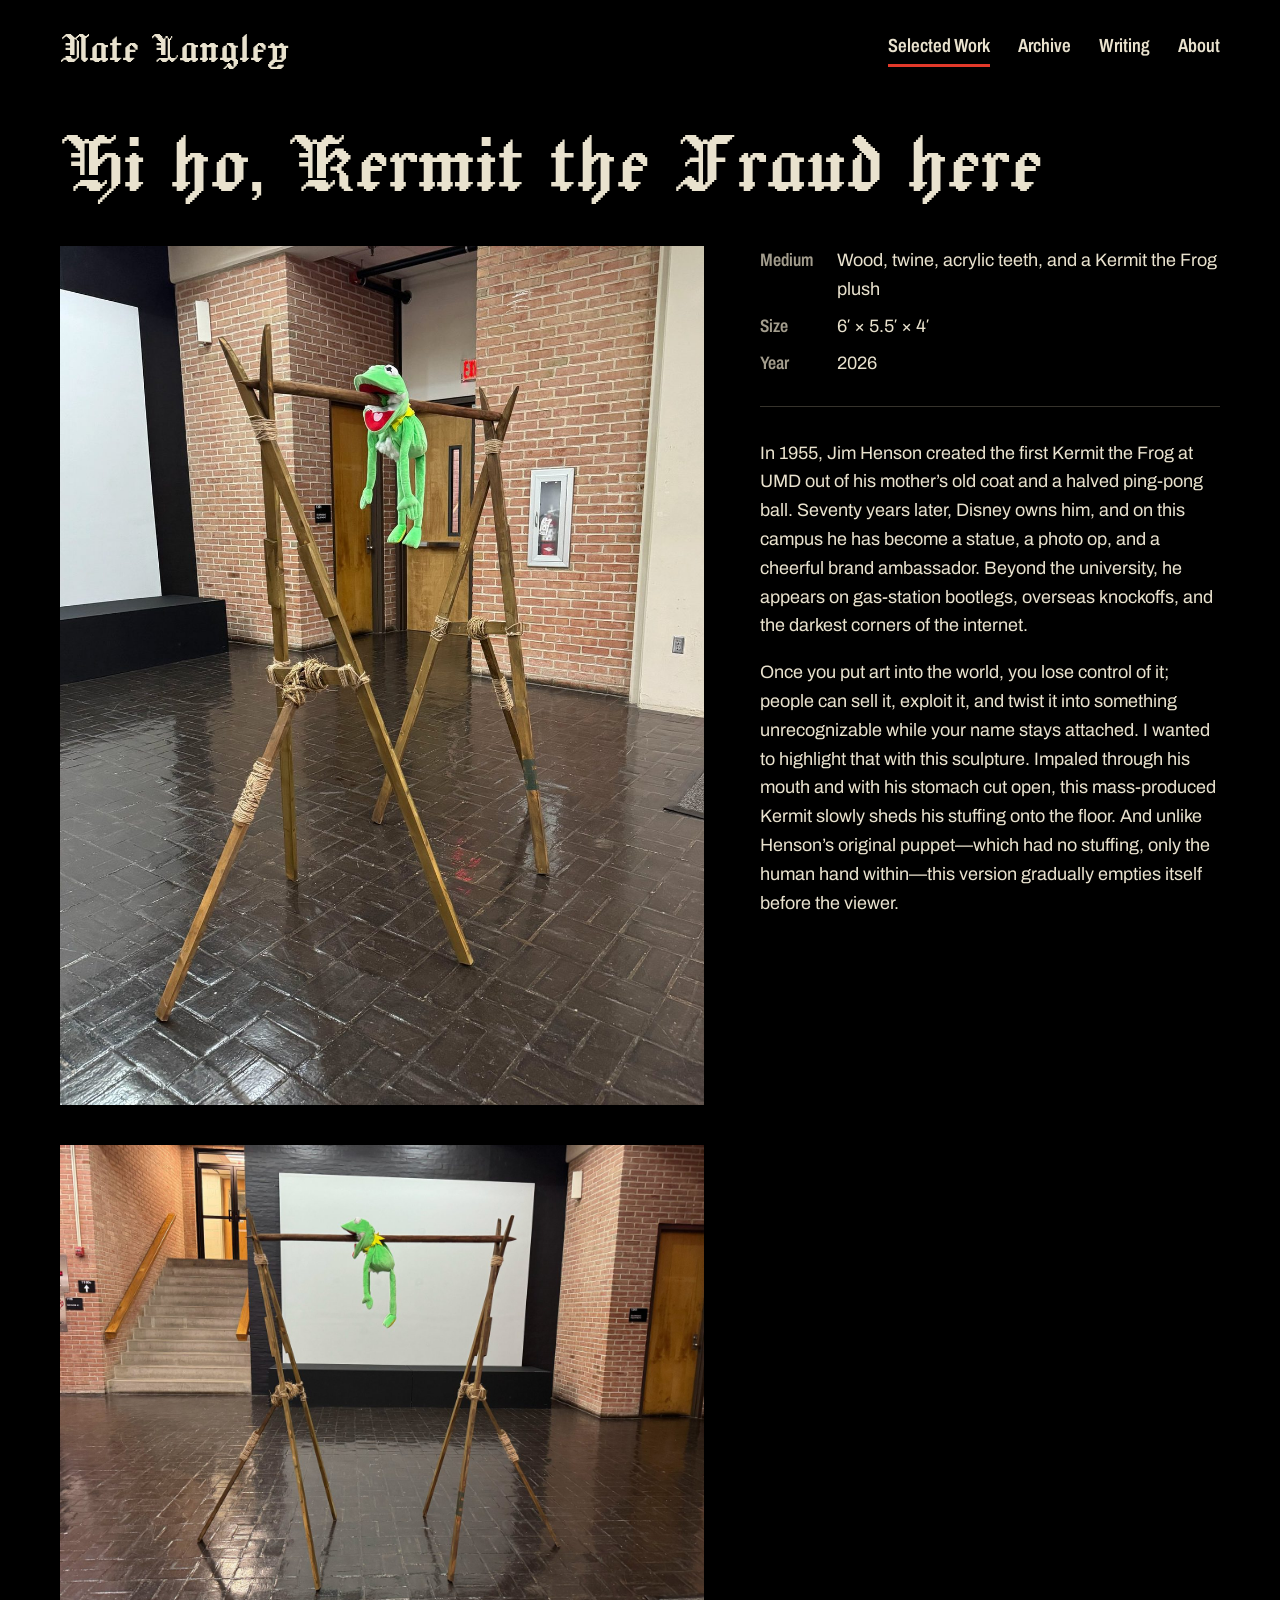
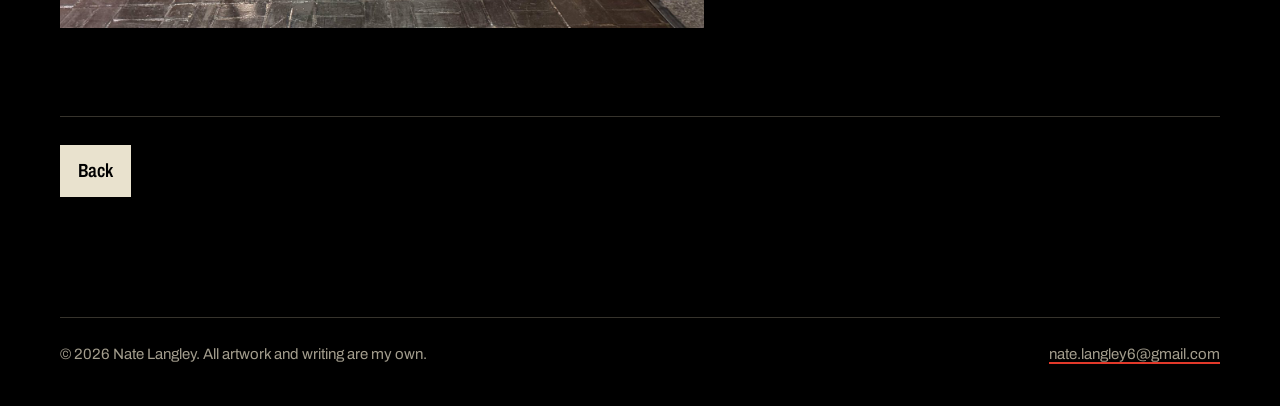
<file: kermit.html>
<!DOCTYPE html>
<html lang="en">
<head>
<meta charset="utf-8">
<meta name="viewport" content="width=device-width, initial-scale=1">
<title>Hi ho, Kermit the Fraud here | Nate Langley</title>
<meta name="description" content="Hi ho, Kermit the Fraud here, a 2026 sculpture by Nate Langley made from wood, twine, and a Kermit the Frog plush.">
<link rel="stylesheet" href="style.css">
</head>
<body>
<a class="skip" href="#main">Skip to content</a>

<header class="wrap top">
  <a class="home-link" href="index.html">Nate Langley</a>
  <nav aria-label="Main">
    <ul class="nav">
      <li><a href="index.html" aria-current="true">Selected Work</a></li>
      <li><a href="archive.html">Archive</a></li>
      <li><a href="writing.html">Writing</a></li>
      <li><a href="about.html">About</a></li>
    </ul>
  </nav>
</header>

<main id="main" class="wrap">
  <h1 class="title">Hi ho, Kermit the Fraud here</h1>

  <div class="piece">
    <div class="pics">
      <figure>
        <a href="kermit-1.jpg" target="_blank" rel="noopener" aria-label="Open the full-size photo in a new tab">
          <img src="kermit-1.jpg" width="1200" height="1600" alt="Two tall A-frames of wooden poles lashed together with twine hold up a crossbar. A Kermit the Frog plush with added teeth is impaled through the mouth on the crossbar, his stomach cut open.">
        </a>
      </figure>
      <figure>
        <a href="kermit-2.jpg" target="_blank" rel="noopener" aria-label="Open the full-size photo in a new tab">
          <img src="kermit-2.jpg" width="1600" height="1200" alt="The same sculpture seen from the front, standing in a gallery hallway.">
        </a>
      </figure>
    </div>

    <div>
      <dl class="facts">
        <dt>Medium</dt><dd>Wood, twine, acrylic teeth, and a Kermit the Frog plush</dd>
        <dt>Size</dt><dd>6′ × 5.5′ × 4′</dd>
        <dt>Year</dt><dd>2026</dd>
      </dl>
      <div class="prose">
        <p>In 1955, Jim Henson created the first Kermit the Frog at UMD out of his mother’s old coat and a halved ping-pong ball. Seventy years later, Disney owns him, and on this campus he has become a statue, a photo op, and a cheerful brand ambassador. Beyond the university, he appears on gas-station bootlegs, overseas knockoffs, and the darkest corners of the internet.</p>

        <p>Once you put art into the world, you lose control of it; people can sell it, exploit it, and twist it into something unrecognizable while your name stays attached. I wanted to highlight that with this sculpture. Impaled through his mouth and with his stomach cut open, this mass-produced Kermit slowly sheds his stuffing onto the floor. And unlike Henson’s original puppet—which had no stuffing, only the human hand within—this version gradually empties itself before the viewer.</p>
      </div>
    </div>
  </div>

  <div class="back-row">
    <a class="button" href="index.html#kermit" data-back>Back</a>
  </div>
</main>

<footer class="wrap foot">
  <p>&copy; 2026 Nate Langley. All artwork and writing are my own.</p>
  <p><a href="mailto:nate.langley6@gmail.com">nate.langley6@gmail.com</a></p>
</footer>
<script src="site.js"></script>
</body>
</html>
</file>
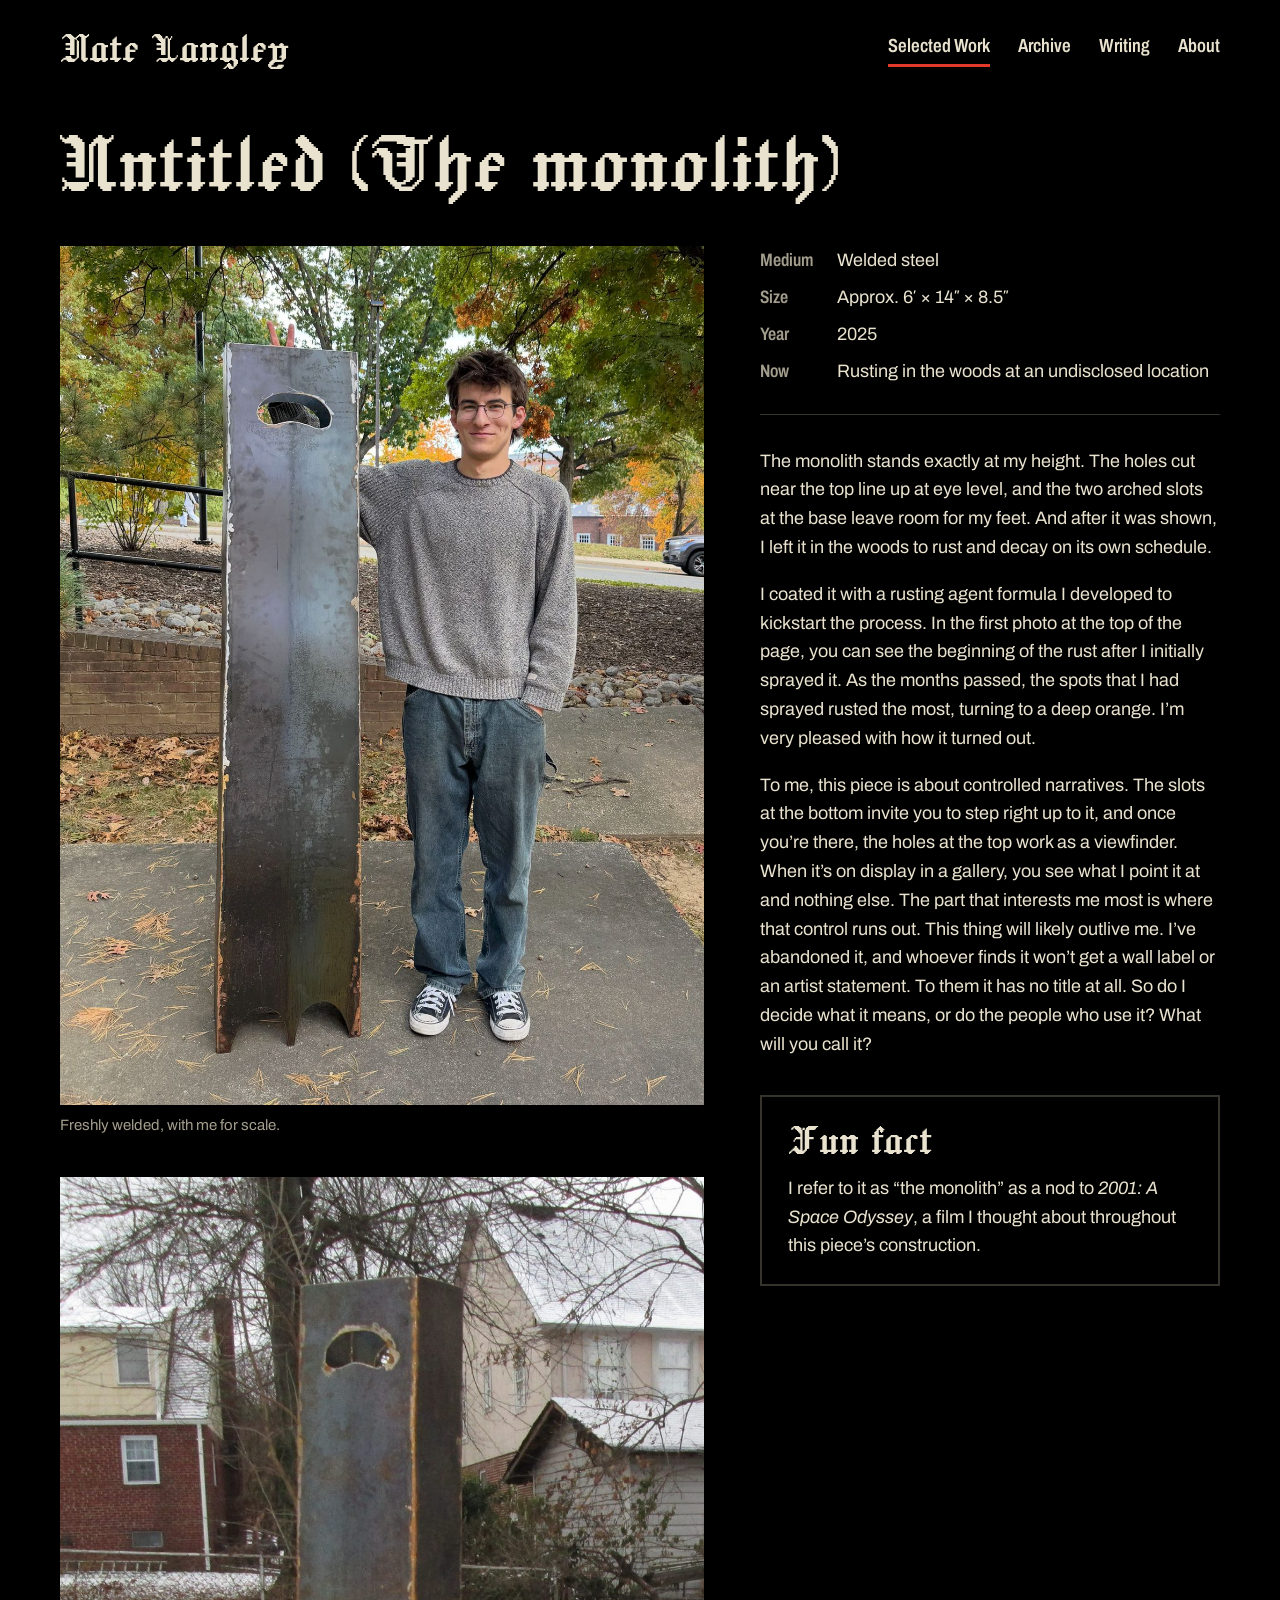
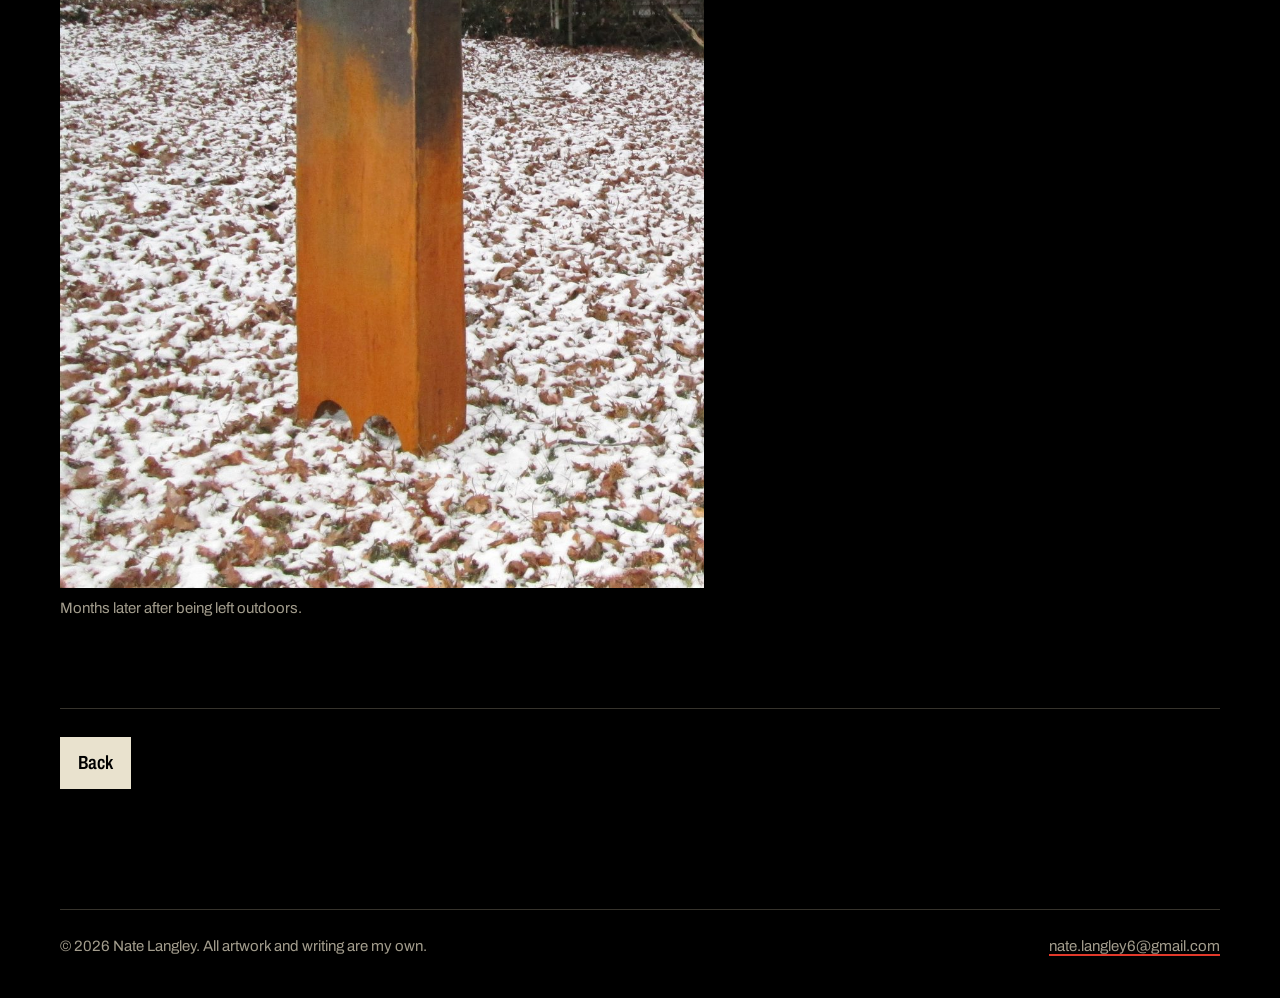
<file: monolith.html>
<!DOCTYPE html>
<html lang="en">
<head>
<meta charset="utf-8">
<meta name="viewport" content="width=device-width, initial-scale=1">
<title>Untitled (The monolith) | Nate Langley</title>
<meta name="description" content="Untitled (The monolith), a six-foot welded steel sculpture by Nate Langley, left outdoors to rust.">
<link rel="stylesheet" href="style.css">
</head>
<body>
<a class="skip" href="#main">Skip to content</a>

<header class="wrap top">
  <a class="home-link" href="index.html">Nate Langley</a>
  <nav aria-label="Main">
    <ul class="nav">
      <li><a href="index.html" aria-current="true">Selected Work</a></li>
      <li><a href="archive.html">Archive</a></li>
      <li><a href="writing.html">Writing</a></li>
      <li><a href="about.html">About</a></li>
    </ul>
  </nav>
</header>

<main id="main" class="wrap">
  <h1 class="title">Untitled (The monolith)</h1>

  <div class="piece">
    <div class="pics">
      <figure>
        <a href="monolith-scale.jpg" target="_blank" rel="noopener" aria-label="Open the full-size photo in a new tab">
          <img src="monolith-scale.jpg" width="1200" height="1600" alt="The artist standing beside a tall, narrow steel sculpture that is exactly his height. It has a hole near the top at eye level and two arched cutouts at the base.">
        </a>
        <figcaption>Freshly welded, with me for scale.</figcaption>
      </figure>
      <figure>
        <a href="monolith-snow.jpg" target="_blank" rel="noopener" aria-label="Open the full-size photo in a new tab">
          <img src="monolith-snow.jpg" width="1019" height="1600" alt="The same steel sculpture standing outdoors in the snow. Its lower half has turned bright orange with rust while the top is still dark steel.">
        </a>
        <figcaption>Months later after being left outdoors.</figcaption>
      </figure>
    </div>

    <div>
      <dl class="facts">
        <dt>Medium</dt><dd>Welded steel</dd>
        <dt>Size</dt><dd>Approx. 6′ × 14″ × 8.5″</dd>
        <dt>Year</dt><dd>2025</dd>
        <dt>Now</dt><dd>Rusting in the woods at an undisclosed location</dd>
      </dl>
      <div class="prose">
        <p>The monolith stands exactly at my height. The holes cut near the top line up at eye level, and the two arched slots at the base leave room for my feet. And after it was shown, I left it in the woods to rust and decay on its own schedule.</p>

        <p>I coated it with a rusting agent formula I developed to kickstart the process. In the first photo at the top of the page, you can see the beginning of the rust after I initially sprayed it. As the months passed, the spots that I had sprayed rusted the most, turning to a deep orange. I’m very pleased with how it turned out.</p>

        <p>To me, this piece is about controlled narratives. The slots at the bottom invite you to step right up to it, and once you’re there, the holes at the top work as a viewfinder. When it’s on display in a gallery, you see what I point it at and nothing else. The part that interests me most is where that control runs out. This thing will likely outlive me. I’ve abandoned it, and whoever finds it won’t get a wall label or an artist statement. To them it has no title at all. So do I decide what it means, or do the people who use it? What will you call it?</p>
      </div>

      <aside class="fact">
        <h2>Fun fact</h2>
        <p>I refer to it as “the monolith” as a nod to <i>2001: A Space Odyssey</i>, a film I thought about throughout this piece’s construction.</p>
      </aside>
    </div>
  </div>

  <div class="back-row">
    <a class="button" href="index.html#monolith" data-back>Back</a>
  </div>
</main>

<footer class="wrap foot">
  <p>&copy; 2026 Nate Langley. All artwork and writing are my own.</p>
  <p><a href="mailto:nate.langley6@gmail.com">nate.langley6@gmail.com</a></p>
</footer>
<script src="site.js"></script>
</body>
</html>
</file>
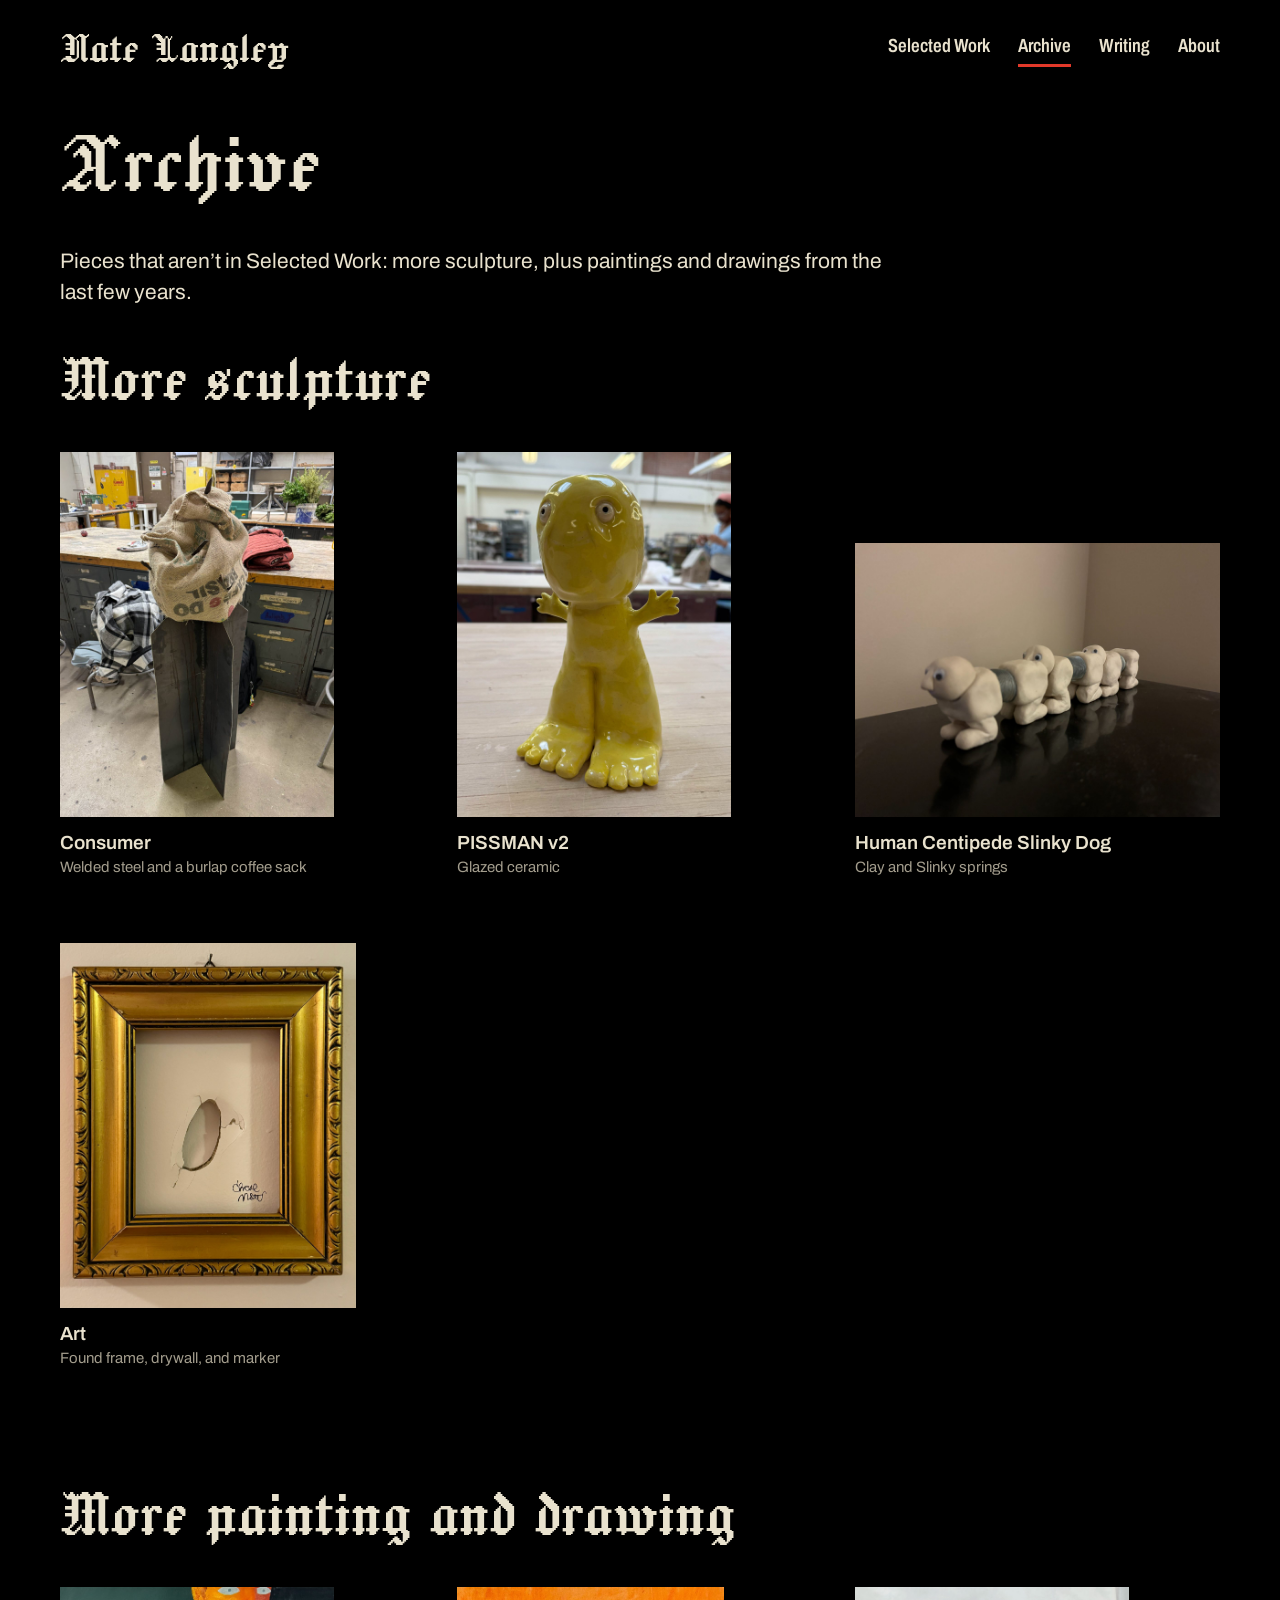
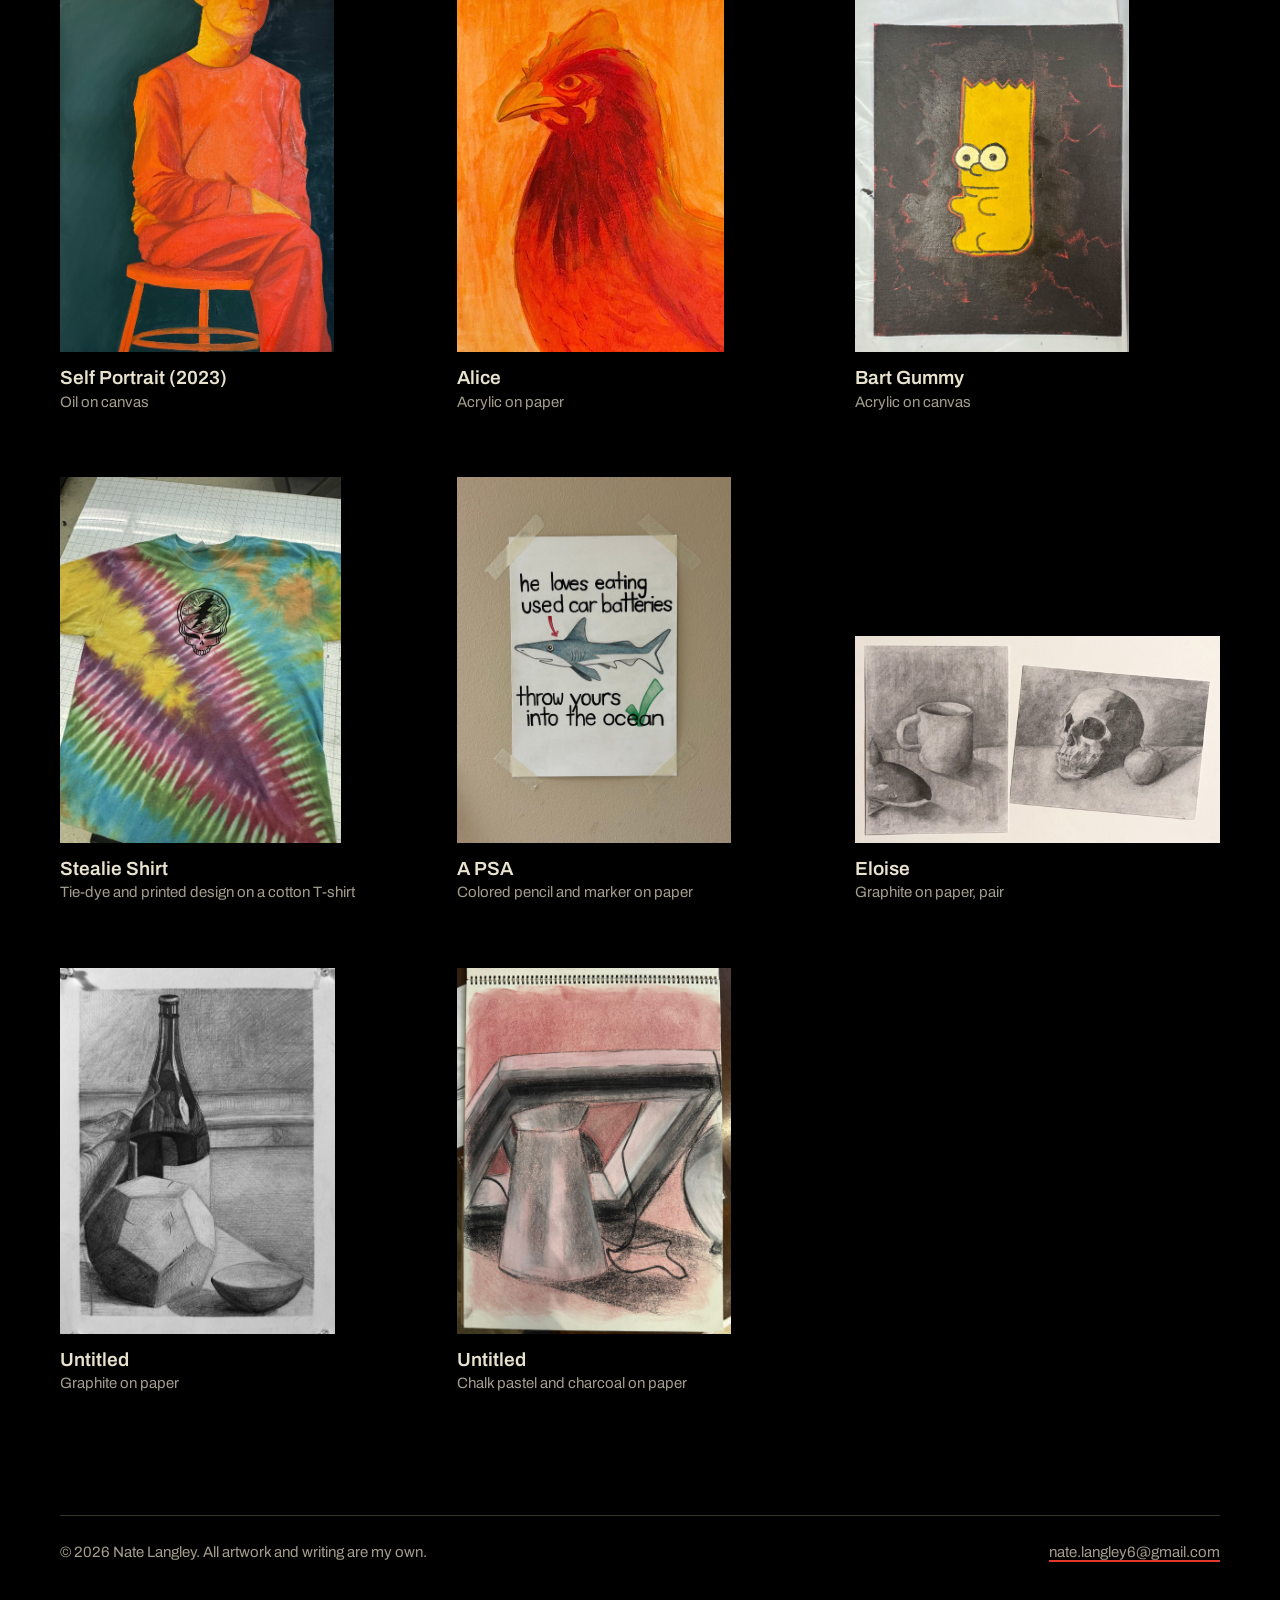
<file: more.html>
<!DOCTYPE html>
<html lang="en">
<head>
<meta charset="utf-8">
<title>Archive | Nate Langley</title>
<meta http-equiv="refresh" content="0; url=archive.html">
<link rel="canonical" href="archive.html">
</head>
<body>
<p>This page moved to the <a href="archive.html">Archive</a>.</p>
</body>
</html>
</file>
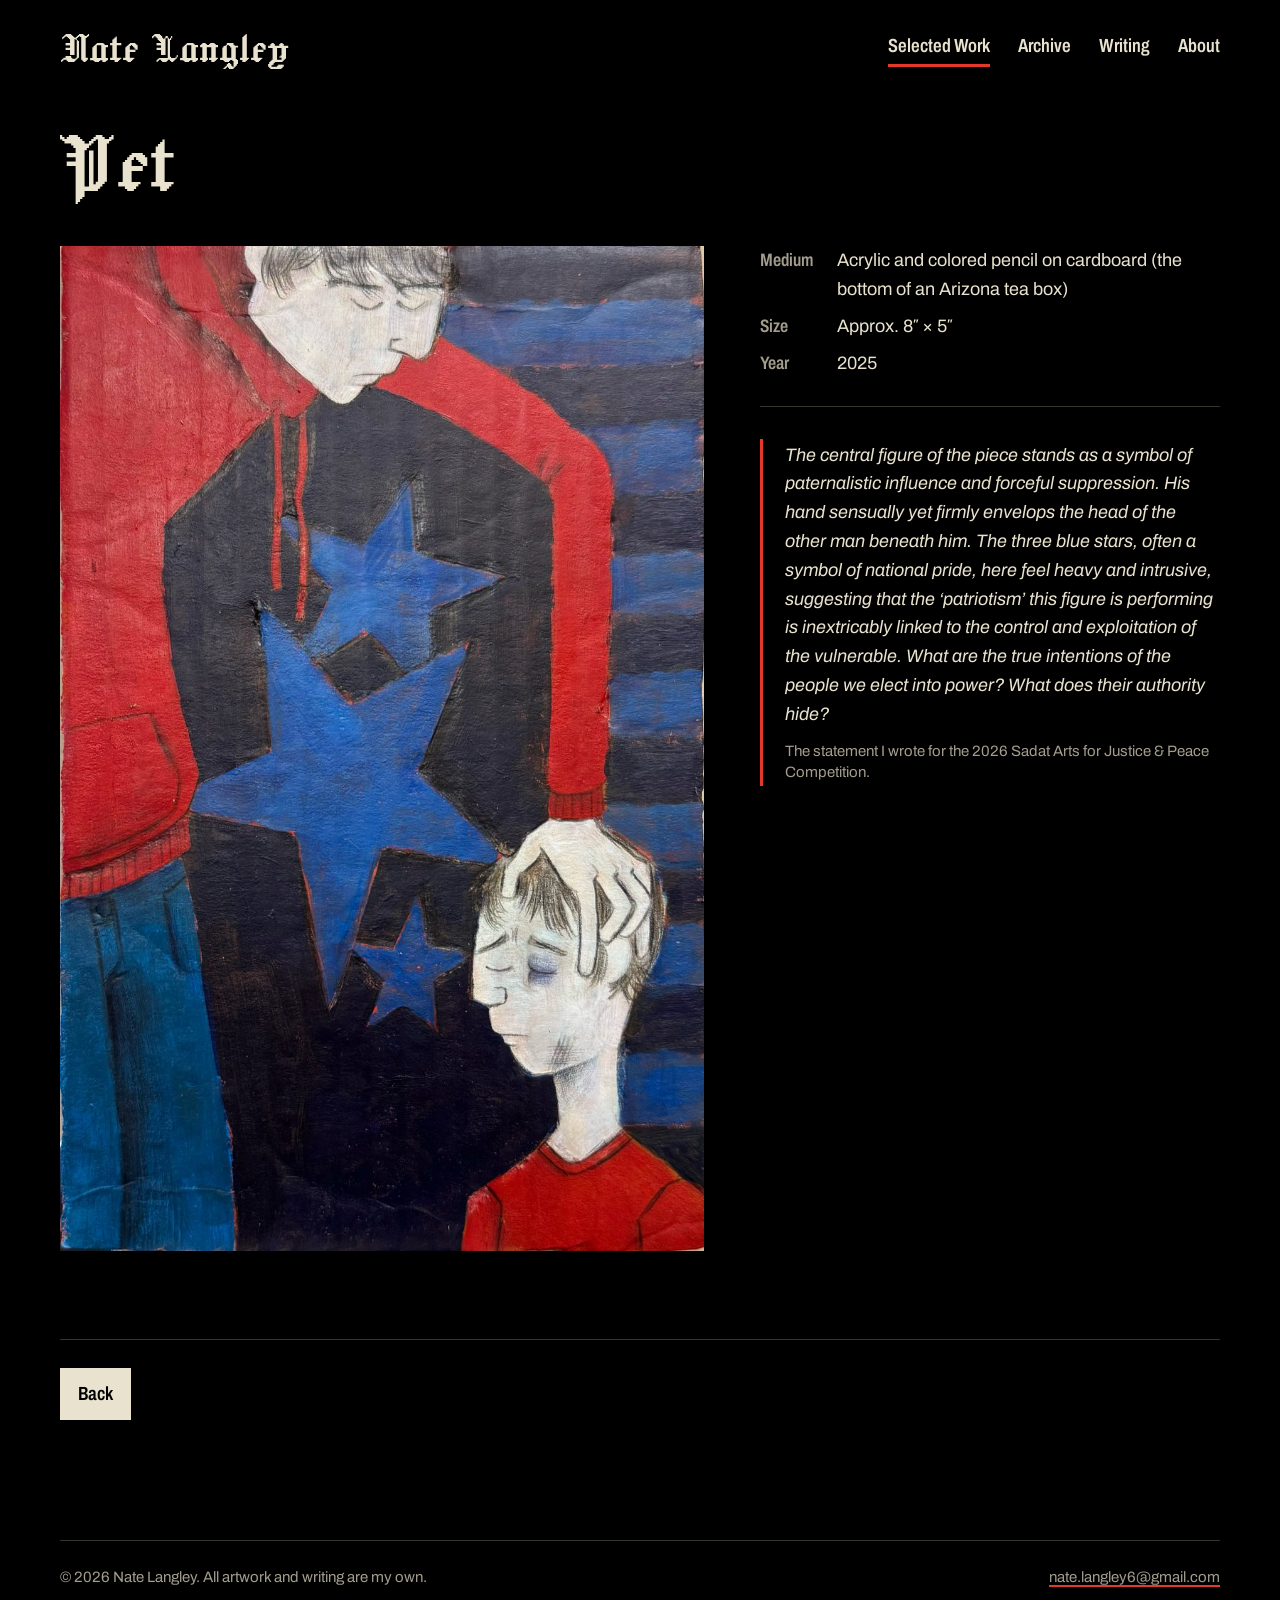
<file: pet.html>
<!DOCTYPE html>
<html lang="en">
<head>
<meta charset="utf-8">
<meta name="viewport" content="width=device-width, initial-scale=1">
<title>Pet | Nate Langley</title>
<meta name="description" content="Pet, a small painting in acrylic and colored pencil on cardboard by Nate Langley, shown at the Herman Maril Gallery in 2026.">
<link rel="stylesheet" href="style.css">
</head>
<body>
<a class="skip" href="#main">Skip to content</a>

<header class="wrap top">
  <a class="home-link" href="index.html">Nate Langley</a>
  <nav aria-label="Main">
    <ul class="nav">
      <li><a href="index.html" aria-current="true">Selected Work</a></li>
      <li><a href="archive.html">Archive</a></li>
      <li><a href="writing.html">Writing</a></li>
      <li><a href="about.html">About</a></li>
    </ul>
  </nav>
</header>

<main id="main" class="wrap">
  <h1 class="title">Pet</h1>

  <div class="piece">
    <div class="pics pics-stick">
      <figure>
        <a href="pet.jpg" target="_blank" rel="noopener" aria-label="Open the full-size photo in a new tab">
          <img src="pet.jpg" width="1026" height="1600" alt="A painting in red, blue, and black. A large figure in a hoodie with red sleeves and three blue stars on the chest looks down and rests a hand on the head of a smaller figure, whose eyes are closed. Dark blue stripes fill the background.">
        </a>
      </figure>
    </div>

    <div>
      <dl class="facts">
        <dt>Medium</dt><dd>Acrylic and colored pencil on cardboard (the bottom of an Arizona tea box)</dd>
        <dt>Size</dt><dd>Approx. 8″ × 5″</dd>
        <dt>Year</dt><dd>2025</dd>
      </dl>
      <blockquote class="quote">
        <p>The central figure of the piece stands as a symbol of paternalistic influence and forceful suppression. His hand sensually yet firmly envelops the head of the other man beneath him. The three blue stars, often a symbol of national pride, here feel heavy and intrusive, suggesting that the ‘patriotism’ this figure is performing is inextricably linked to the control and exploitation of the vulnerable. What are the true intentions of the people we elect into power? What does their authority hide?</p>
        <cite>The statement I wrote for the 2026 Sadat Arts for Justice &amp; Peace Competition.</cite>
      </blockquote>
    </div>
  </div>

  <div class="back-row">
    <a class="button" href="index.html#pet" data-back>Back</a>
  </div>
</main>

<footer class="wrap foot">
  <p>&copy; 2026 Nate Langley. All artwork and writing are my own.</p>
  <p><a href="mailto:nate.langley6@gmail.com">nate.langley6@gmail.com</a></p>
</footer>
<script src="site.js"></script>
</body>
</html>
</file>
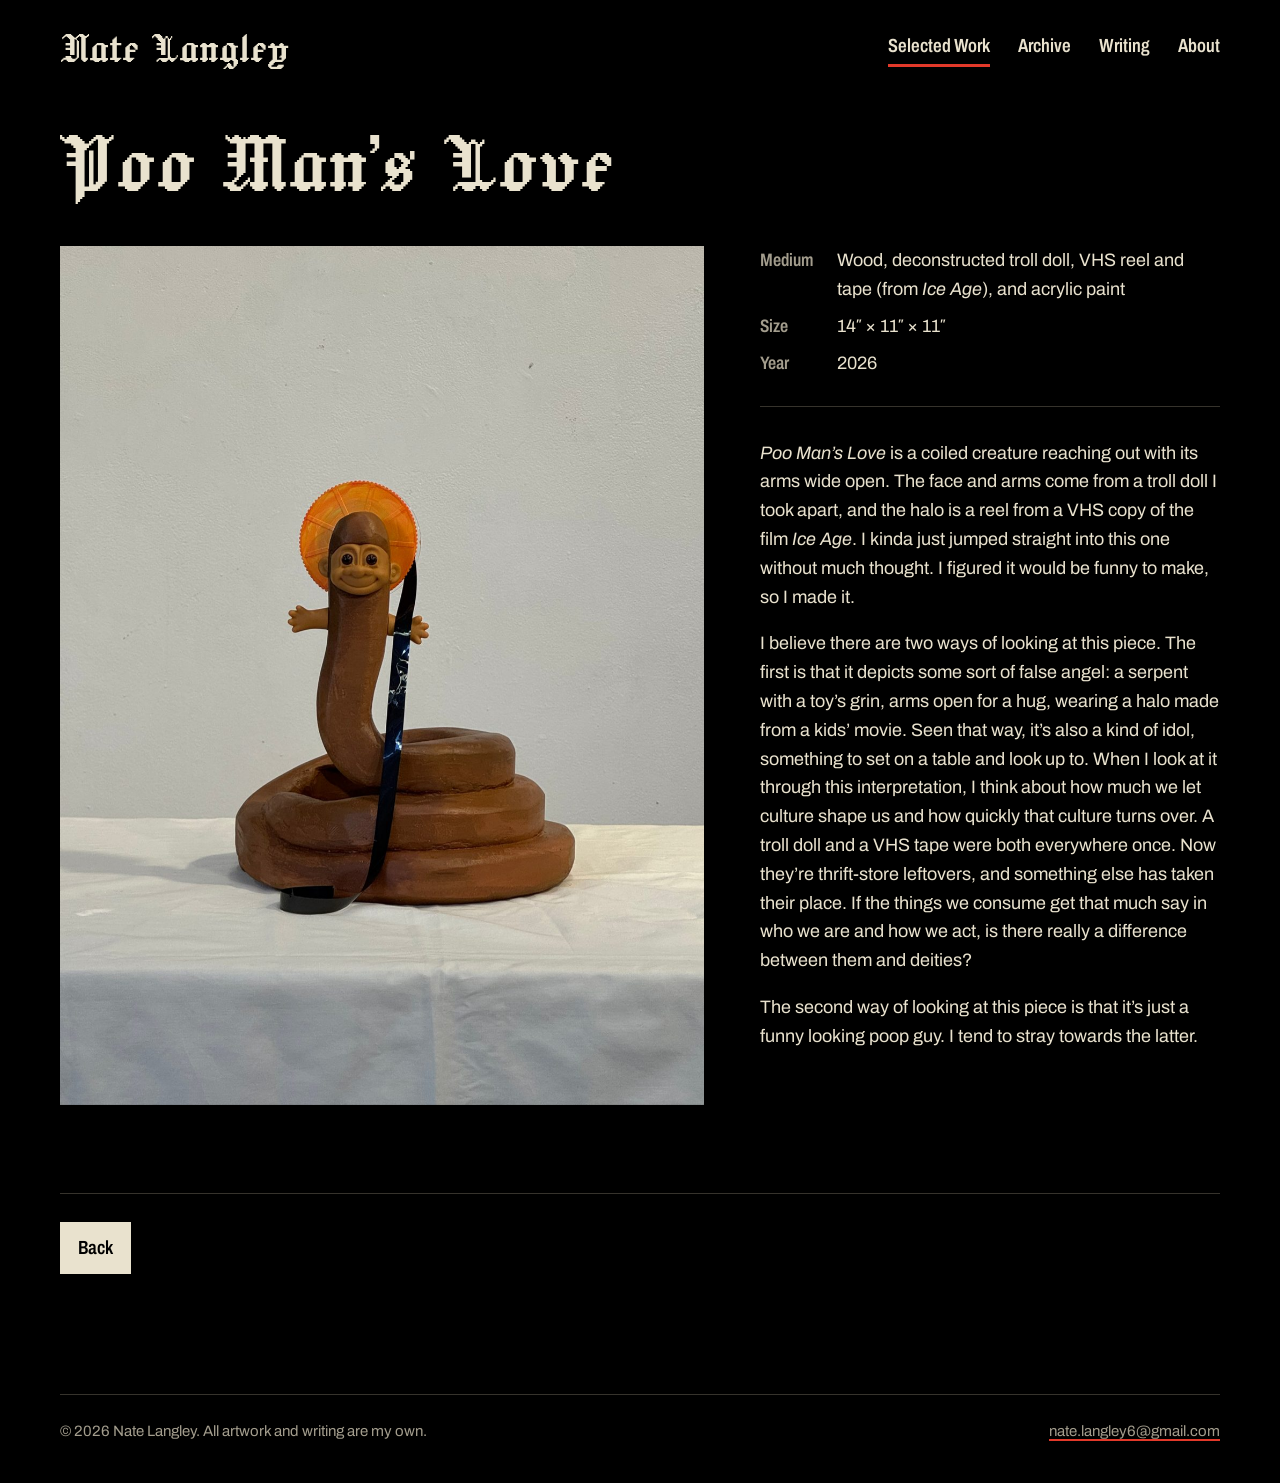
<file: poo-mans-love.html>
<!DOCTYPE html>
<html lang="en">
<head>
<meta charset="utf-8">
<meta name="viewport" content="width=device-width, initial-scale=1">
<title>Poo Man’s Love | Nate Langley</title>
<meta name="description" content="Poo Man’s Love, a mixed-media sculpture by Nate Langley made from wood, a troll doll, and a VHS tape of Ice Age.">
<link rel="stylesheet" href="style.css">
</head>
<body>
<a class="skip" href="#main">Skip to content</a>

<header class="wrap top">
  <a class="home-link" href="index.html">Nate Langley</a>
  <nav aria-label="Main">
    <ul class="nav">
      <li><a href="index.html" aria-current="true">Selected Work</a></li>
      <li><a href="archive.html">Archive</a></li>
      <li><a href="writing.html">Writing</a></li>
      <li><a href="about.html">About</a></li>
    </ul>
  </nav>
</header>

<main id="main" class="wrap">
  <h1 class="title">Poo Man’s Love</h1>

  <div class="piece">
    <div class="pics pics-stick">
      <figure>
        <a href="poo-mans-love.jpg" target="_blank" rel="noopener" aria-label="Open the full-size photo in a new tab">
          <img src="poo-mans-love.jpg" width="1200" height="1600" alt="A brown coiled creature with a troll doll’s smiling face and open arms, an orange VHS reel behind its head like a halo, and a strip of videotape hanging down to the table.">
        </a>
      </figure>
    </div>

    <div>
      <dl class="facts">
        <dt>Medium</dt><dd>Wood, deconstructed troll doll, VHS reel and tape (from <i>Ice Age</i>), and acrylic paint</dd>
        <dt>Size</dt><dd>14″ × 11″ × 11″</dd>
        <dt>Year</dt><dd>2026</dd>
      </dl>
      <div class="prose">
        <p><i>Poo Man’s Love</i> is a coiled creature reaching out with its arms wide open. The face and arms come from a troll doll I took apart, and the halo is a reel from a VHS copy of the film <i>Ice Age</i>. I kinda just jumped straight into this one without much thought. I figured it would be funny to make, so I made it.</p>

        <p>I believe there are two ways of looking at this piece. The first is that it depicts some sort of false angel: a serpent with a toy’s grin, arms open for a hug, wearing a halo made from a kids’ movie. Seen that way, it’s also a kind of idol, something to set on a table and look up to. When I look at it through this interpretation, I think about how much we let culture shape us and how quickly that culture turns over. A troll doll and a VHS tape were both everywhere once. Now they’re thrift-store leftovers, and something else has taken their place. If the things we consume get that much say in who we are and how we act, is there really a difference between them and deities?</p>

        <p>The second way of looking at this piece is that it’s just a funny looking poop guy. I tend to stray towards the latter.</p>
      </div>
    </div>
  </div>

  <div class="back-row">
    <a class="button" href="index.html#poo-mans-love" data-back>Back</a>
  </div>
</main>

<footer class="wrap foot">
  <p>&copy; 2026 Nate Langley. All artwork and writing are my own.</p>
  <p><a href="mailto:nate.langley6@gmail.com">nate.langley6@gmail.com</a></p>
</footer>
<script src="site.js"></script>
</body>
</html>
</file>
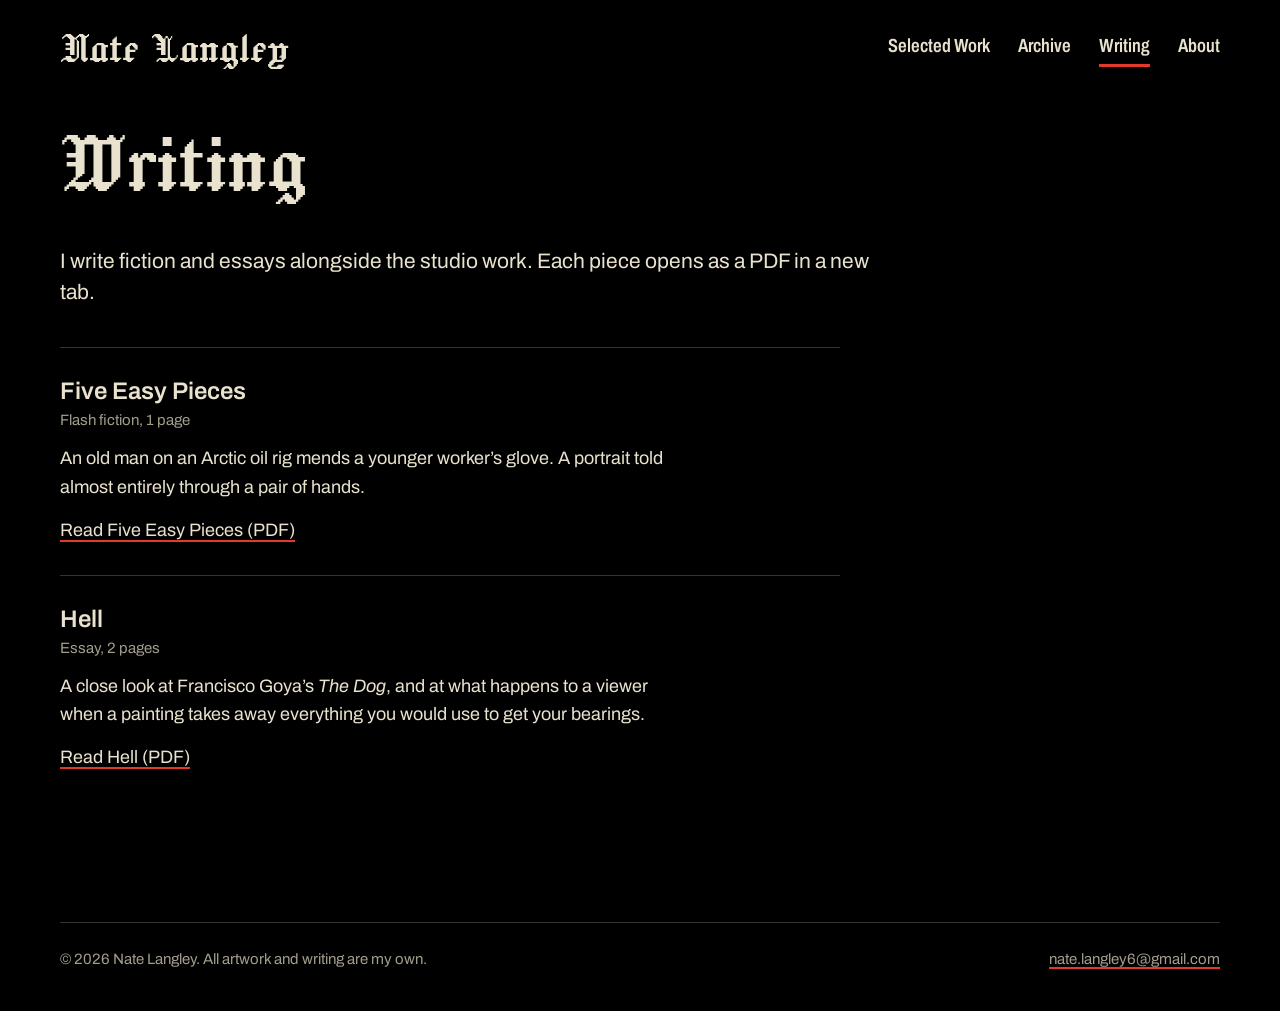
<file: writing.html>
<!DOCTYPE html>
<html lang="en">
<head>
<meta charset="utf-8">
<meta name="viewport" content="width=device-width, initial-scale=1">
<title>Writing | Nate Langley</title>
<meta name="description" content="Fiction and essays by Nate Langley.">
<link rel="stylesheet" href="style.css">
</head>
<body>
<a class="skip" href="#main">Skip to content</a>

<header class="wrap top">
  <a class="home-link" href="index.html">Nate Langley</a>
  <nav aria-label="Main">
    <ul class="nav">
      <li><a href="index.html">Selected Work</a></li>
      <li><a href="archive.html">Archive</a></li>
      <li><a href="writing.html" aria-current="page">Writing</a></li>
      <li><a href="about.html">About</a></li>
    </ul>
  </nav>
</header>

<main id="main" class="wrap">
  <h1 class="title">Writing</h1>
  <p class="intro">I write fiction and essays alongside the studio work. Each piece opens as a PDF in a new tab.</p>

  <ul class="texts">
    <li>
      <h2>Five Easy Pieces</h2>
      <p class="kind">Flash fiction, 1 page</p>
      <p>An old man on an Arctic oil rig mends a younger worker’s glove. A portrait told almost entirely through a pair of hands.</p>
      <p><a href="Five_Easy_Pieces.pdf" target="_blank" rel="noopener">Read Five Easy Pieces (PDF)</a></p>
    </li>
    <li>
      <h2>Hell</h2>
      <p class="kind">Essay, 2 pages</p>
      <p>A close look at Francisco Goya’s <i>The Dog</i>, and at what happens to a viewer when a painting takes away everything you would use to get your bearings.</p>
      <p><a href="Hell.pdf" target="_blank" rel="noopener">Read Hell (PDF)</a></p>
    </li>
  </ul>
</main>

<footer class="wrap foot">
  <p>&copy; 2026 Nate Langley. All artwork and writing are my own.</p>
  <p><a href="mailto:nate.langley6@gmail.com">nate.langley6@gmail.com</a></p>
</footer>
<script src="site.js"></script>
</body>
</html>
</file>
<file: style.css>
/*
  Nate Langley — site styles
  Every page uses this one file, so a change here changes the whole site.
  Colors and fonts are set once, in :root below.
*/

@font-face{
  font-family:"Jacquard 24";
  src:url("jacquard-24-latin-400-normal.woff2") format("woff2");
  font-weight:400; font-style:normal; font-display:swap;
}
@font-face{
  font-family:"Archivo";
  src:url("archivo-latin-standard-normal.woff2") format("woff2-variations"),
      url("archivo-latin-standard-normal.woff2") format("woff2");
  font-weight:100 900; font-stretch:62% 125%; font-style:normal; font-display:swap;
}
@font-face{
  font-family:"Archivo";
  src:url("archivo-latin-standard-italic.woff2") format("woff2-variations"),
      url("archivo-latin-standard-italic.woff2") format("woff2");
  font-weight:100 900; font-stretch:62% 125%; font-style:italic; font-display:swap;
}

:root{
  --ink:#000000;      /* background */
  --bone:#E9E2CE;     /* main text */
  --ash:#A39D8D;      /* captions and small details */
  --red:#E2392A;      /* links and highlights only */
  --edge:#36332C;     /* thin dividing lines */

  --display:"Jacquard 24",Georgia,serif;
  --text:"Archivo",Arial,Helvetica,sans-serif;

  --wrap:1240px;
  --gut:clamp(20px,4vw,40px);
}

*,*::before,*::after{box-sizing:border-box}
html{background:var(--ink);color:var(--bone);-webkit-text-size-adjust:100%}
body{margin:0;font:400 18px/1.6 var(--text);font-stretch:100%}
img{display:block;max-width:100%;height:auto}
h1,h2,h3{font-weight:600;line-height:1.25}

a{
  color:inherit;
  text-decoration:underline;
  text-decoration-color:var(--red);
  text-decoration-thickness:2px;
  text-underline-offset:.22em;
}
a:hover{color:var(--red)}
:focus-visible{outline:2px solid var(--bone);outline-offset:4px}
::selection{background:var(--red);color:var(--ink)}

.skip{position:absolute;left:-9999px;top:0}
.skip:focus{left:var(--gut);top:12px;z-index:5;padding:8px 12px;background:var(--bone);color:var(--ink)}

.wrap{max-width:var(--wrap);margin:0 auto;padding-left:var(--gut);padding-right:var(--gut)}

/* ---------- header ---------- */
.top{
  display:flex; flex-wrap:wrap; align-items:center; justify-content:space-between;
  gap:12px 32px;
  padding-top:24px; padding-bottom:24px;
}
.top-home{justify-content:flex-end}
.home-link{font:400 48px/1 var(--display);text-decoration:none}
.home-link:hover{color:var(--red)}
.nav{display:flex;flex-wrap:wrap;gap:6px 28px;margin:0;padding:0;list-style:none}
.nav a{
  display:block;
  padding:2px 0;
  font-size:19px; font-weight:600; font-stretch:75%;
  text-decoration:none;
  border-bottom:3px solid transparent;
}
.nav a:hover{color:var(--bone);border-bottom-color:var(--red)}
.nav a[aria-current]{border-bottom-color:var(--red)}

/* ---------- home ---------- */
.mast{padding:0 0 56px}
.mast h1{
  margin:0 0 0 -.04em;
  font:400 192px/.82 var(--display);
}
.mast p{margin:28px 0 0;max-width:36em;font-size:21px;line-height:1.45}
.mast p + p{margin-top:12px;font-size:18px;line-height:1.6;color:var(--ash)}

/* a group of work, such as Sculpture or Range */
.set{margin:0 0 112px}
.set-head{margin:0 0 40px}
.set-head h2{margin:0;font:400 96px/.9 var(--display)}
.set-head p{margin:14px 0 0;max-width:40em;font-size:21px;line-height:1.45}
.title ~ .set .set-head h2{font-size:72px}

/* the gallery: every photo sits in the same-shaped box, shown whole and
   lined up on its bottom-left corner so the captions line up below it */
.gallery{display:grid;grid-template-columns:repeat(12,minmax(0,1fr));gap:64px 32px}
.work{grid-column:span 4;margin:0;min-width:0}
.gallery-feature .work.big{grid-column:span 6}
.work-pic{display:block}
.work-pic img{width:100%;height:auto}
@media (min-width:621px){
  .work-pic img{aspect-ratio:1/1;object-fit:contain;object-position:left bottom}
  .gallery-feature .work-pic img{aspect-ratio:4/5}
}
.work-pic:hover img{opacity:.85}
.work figcaption{margin-top:14px;color:var(--bone)}
.work h3{margin:0 0 2px;font-size:19px}
.work figcaption p{margin:0;font-size:15px;line-height:1.45;color:var(--ash)}
.work .statement-link{margin-top:6px}
.work .statement-link a{color:var(--bone)}
.todo{display:inline-block;margin-top:2px !important;padding:0 6px;color:var(--ink) !important;background:var(--red)}

.more-note{margin:0;font-size:21px}

/* ---------- page titles ---------- */
.title{margin:24px 0 40px;font:400 96px/.9 var(--display)}

/* ---------- one artwork ---------- */
.piece{display:grid;grid-template-columns:minmax(0,7fr) minmax(0,5fr);gap:56px;align-items:start}
.pics{display:grid;gap:40px}
.pics-stick{position:sticky;top:24px}
.pics a{display:block}
figure{margin:0}
figcaption{margin-top:10px;font-size:15px;line-height:1.45;color:var(--ash)}

.facts{
  display:grid; grid-template-columns:max-content minmax(0,1fr); gap:8px 24px;
  margin:0 0 32px; padding:0 0 28px;
  border-bottom:1px solid var(--edge);
}
.facts dt{font-weight:600;font-stretch:75%;color:var(--ash)}
.facts dd{margin:0}

.prose p{margin:0 0 1em;max-width:62ch}
.prose p:last-child{margin-bottom:0}

.quote{margin:0 0 36px;padding:2px 0 2px 22px;border-left:3px solid var(--red)}
.quote p{margin:0;font-style:italic;max-width:60ch}
.quote cite{display:block;margin-top:12px;font-style:normal;font-size:15px;line-height:1.45;color:var(--ash)}

.back-row{margin:88px 0 0;padding-top:28px;border-top:1px solid var(--edge)}

/* the fun fact box on a statement page */
.fact{margin:36px 0 0;max-width:62ch;padding:22px 26px 24px;border:2px solid var(--edge)}
.fact h2{margin:0 0 12px;font:400 48px/.9 var(--display)}
.fact p{margin:0}

/* ---------- writing ---------- */
.intro{margin:0 0 40px;max-width:40em;font-size:21px;line-height:1.45}
.texts{margin:0;padding:0;list-style:none;max-width:780px}
.texts li{padding:28px 0 30px;border-top:1px solid var(--edge)}
.texts h2{margin:0;font-size:24px}
.texts .kind{margin:2px 0 12px;font-size:15px;color:var(--ash)}
.texts p{margin:0 0 14px;max-width:62ch}
.texts p:last-child{margin:0}

/* ---------- about ---------- */
.about{display:grid;grid-template-columns:minmax(0,4fr) minmax(0,8fr);gap:56px;align-items:start}
.about-side{position:sticky;top:24px}
.about-side figure{max-width:380px}
.reach{margin:28px 0 0;padding:0;list-style:none}
.reach li{margin:0 0 14px}
.button{
  display:inline-block;
  padding:11px 18px;
  font-size:19px; font-weight:600; font-stretch:75%;
  color:var(--ink); background:var(--bone);
  text-decoration:none;
}
.button:hover{color:var(--ink);background:var(--red)}

.about h2{margin:56px 0 18px;font-size:21px}
.about .prose + h2{margin-top:56px}

.dogma{max-width:560px;padding:26px 30px 28px;border:2px solid var(--red)}
.dogma-name{margin:0;font:400 144px/.8 var(--display)}
.dogma p{margin:0}
.dogma .when{margin-top:18px;font-size:21px;font-weight:600}
.dogma .what{color:var(--ash)}

.cv{margin:0;padding:0;list-style:none;max-width:62ch}
.cv li{margin:0 0 22px}
.cv b{display:block;font-weight:600}
.cv span{display:block;font-size:15px;color:var(--ash)}

/* ---------- pop-up viewer ---------- */
html.viewing{overflow:hidden}
.viewer{
  width:100vw; height:100vh; height:100dvh; max-width:none; max-height:none;
  margin:0; padding:0; border:0;
  color:var(--bone); background:var(--ink);
}
.viewer::backdrop{background:var(--ink)}
.viewer[open]{display:grid;grid-template-columns:minmax(0,1fr) 360px}
.viewer-pics{
  overflow-y:auto;
  display:flex; flex-direction:column; align-items:center; gap:40px;
  padding:32px;
}
.viewer-pics img{
  flex:none;
  max-width:100%; max-height:calc(100dvh - 64px);
  width:auto; height:auto;
}
.viewer-info{
  display:flex; flex-direction:column; justify-content:space-between; gap:24px;
  padding:40px 40px 32px 8px;
}
.viewer-caption h3{margin:0 0 8px;font-size:24px;line-height:1.25}
.viewer-caption p{margin:0 0 4px;color:var(--ash)}
.viewer-caption .statement-link{margin-top:14px}
.viewer-caption .statement-link a{color:var(--bone)}
.viewer-caption .viewer-hint{margin-top:14px;color:var(--bone)}
.viewer-count{margin:0 0 12px;font-size:15px;color:var(--ash)}
.viewer-buttons{display:flex;flex-wrap:wrap;gap:10px}
.viewer-buttons button{
  padding:9px 14px;
  font:600 19px/1 var(--text); font-stretch:75%;
  color:var(--bone); background:none;
  border:2px solid var(--edge);
  cursor:pointer;
}
.viewer-buttons button:hover{border-color:var(--red)}
.viewer-buttons [data-close]{margin-left:auto}

/* ---------- the hidden knight (see site.js) ---------- */
.knight{position:fixed;left:0;bottom:12px;z-index:50;pointer-events:none}
.knight-body{background:url("knight.png") 0 0 no-repeat;image-rendering:pixelated}
.knight-says{
  position:absolute; bottom:calc(100% + 10px);
  transform:translateX(-50%);
  margin:0; padding:4px 12px 7px;
  white-space:nowrap;
  font:400 24px/1 var(--display);
  color:var(--bone); background:var(--ink);
  border:2px solid var(--bone);
  opacity:0;
}
.knight-says.show{opacity:1}

/* ---------- 404 ---------- */
.lost p{font-size:21px;max-width:36em}

/* ---------- footer ---------- */
.foot{
  display:flex; flex-wrap:wrap; justify-content:space-between; gap:8px 24px;
  width:calc(100% - 2 * var(--gut)); max-width:calc(var(--wrap) - 2 * var(--gut));
  margin:120px auto 0; padding:24px 0 40px;
  border-top:1px solid var(--edge);
  font-size:15px; color:var(--ash);
}
.foot p{margin:0}

/* ---------- smaller screens ---------- */
@media (max-width:1180px){
  .mast h1{font-size:144px}
}
@media (max-width:900px){
  .mast h1{font-size:120px}
  .title,.set-head h2{font-size:72px}
  .piece,.about{grid-template-columns:minmax(0,1fr);gap:40px}
  .pics-stick,.about-side{position:static}
  .gallery{gap:48px 20px}
  .work,.gallery-feature .work.big{grid-column:span 6}
  .viewer[open]{grid-template-columns:minmax(0,1fr);grid-template-rows:minmax(0,1fr) auto}
  .viewer-pics{padding:20px 20px 0}
  .viewer-pics img{max-height:calc(100dvh - 240px)}
  .viewer-info{padding:16px 20px 20px;gap:12px}
  .viewer-caption h3{font-size:19px;margin-bottom:2px}
  .viewer-caption p{font-size:15px;margin:0}
  .viewer-caption .statement-link{margin-top:6px}
}
@media (max-width:620px){
  body{font-size:17px}
  .top{padding-top:18px;padding-bottom:18px}
  .home-link{font-size:48px}
  .nav{gap:22px}
  .mast{padding-bottom:40px}
  .mast h1{font-size:96px;line-height:.86}
  .mast p{font-size:19px}
  .title,.set-head h2,.title ~ .set .set-head h2{font-size:48px}
  .title{margin:12px 0 28px}
  .set{margin-bottom:88px}
  .set-head{margin-bottom:28px}
  .set-head p,.more-note{font-size:19px}
  .work,.gallery-feature .work.big{grid-column:1/-1}
  .intro{font-size:19px}
  .dogma{padding:22px 22px 24px}
  .dogma-name{font-size:96px}
  .back-row{margin-top:64px}
  .fact{padding:18px 18px 20px}
  .foot{margin-top:88px}
}
@media (max-width:400px){
  .mast h1{font-size:72px}
}
</file>
